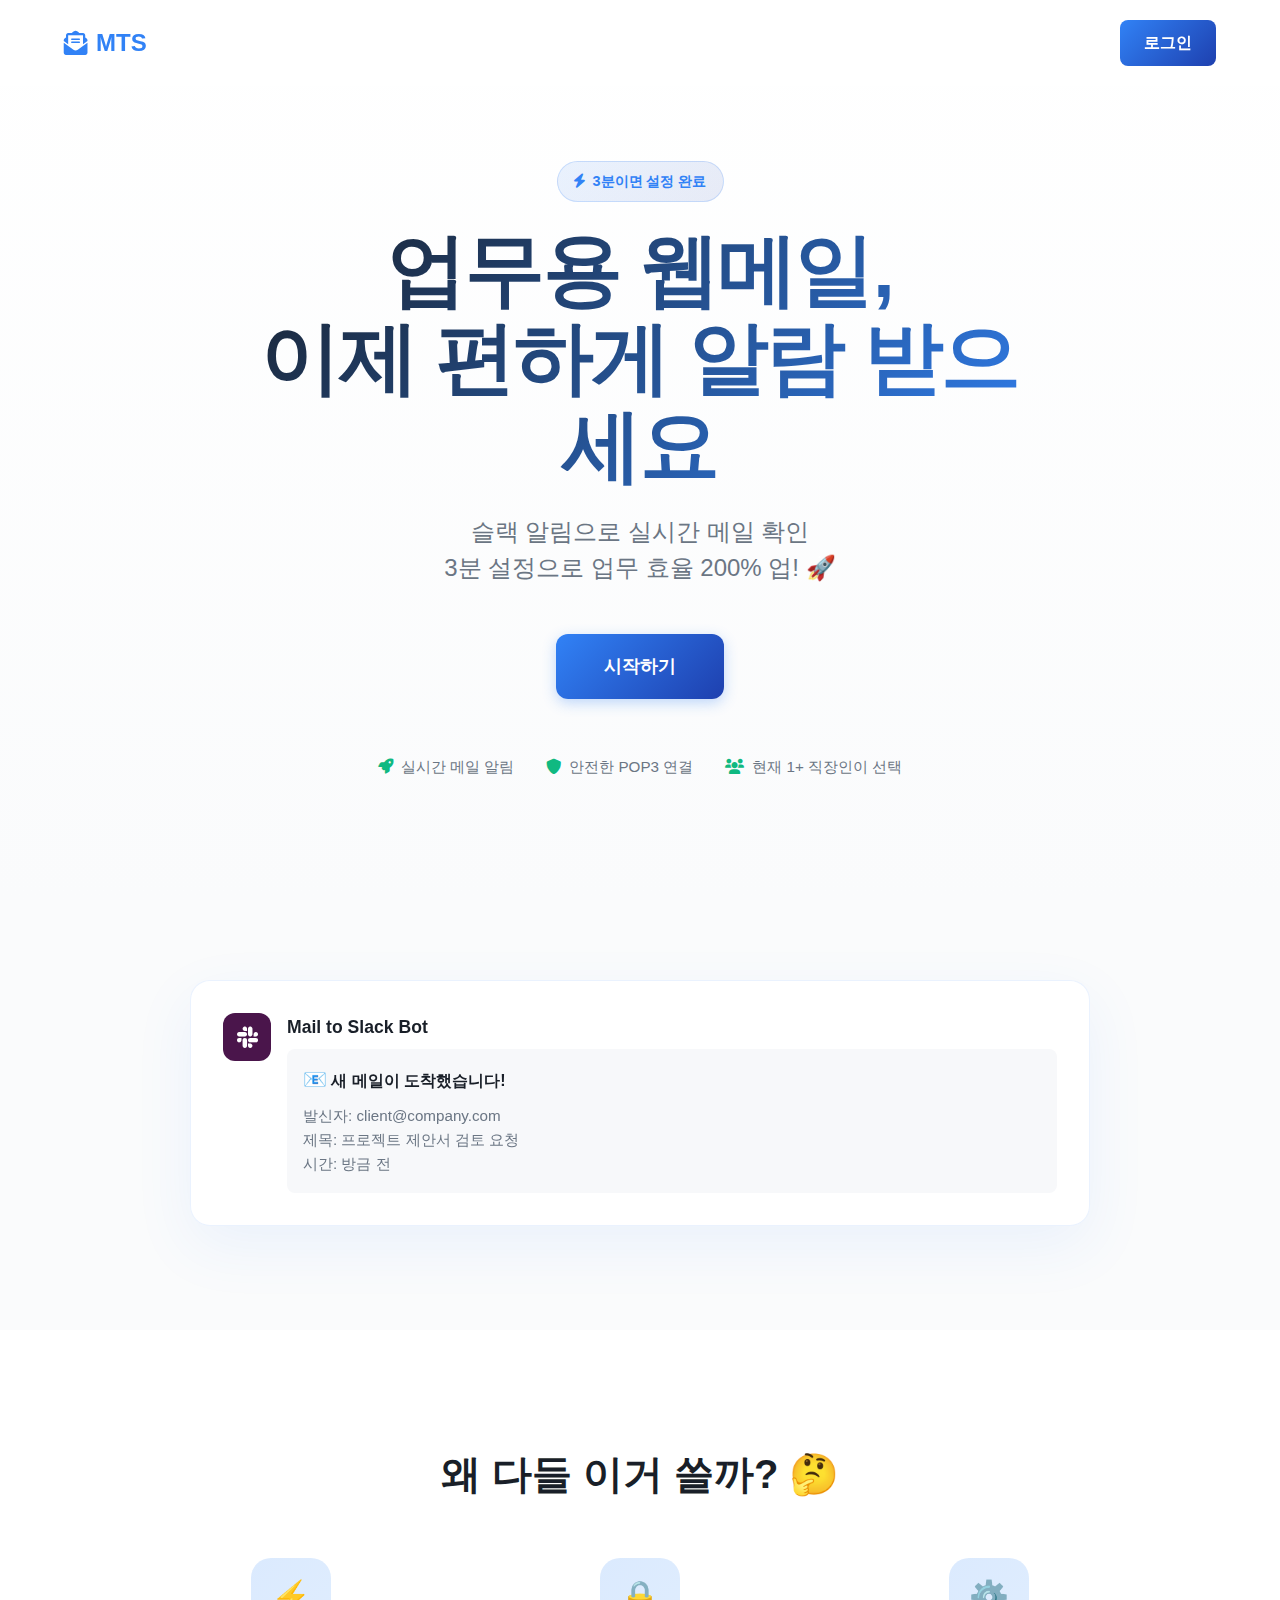
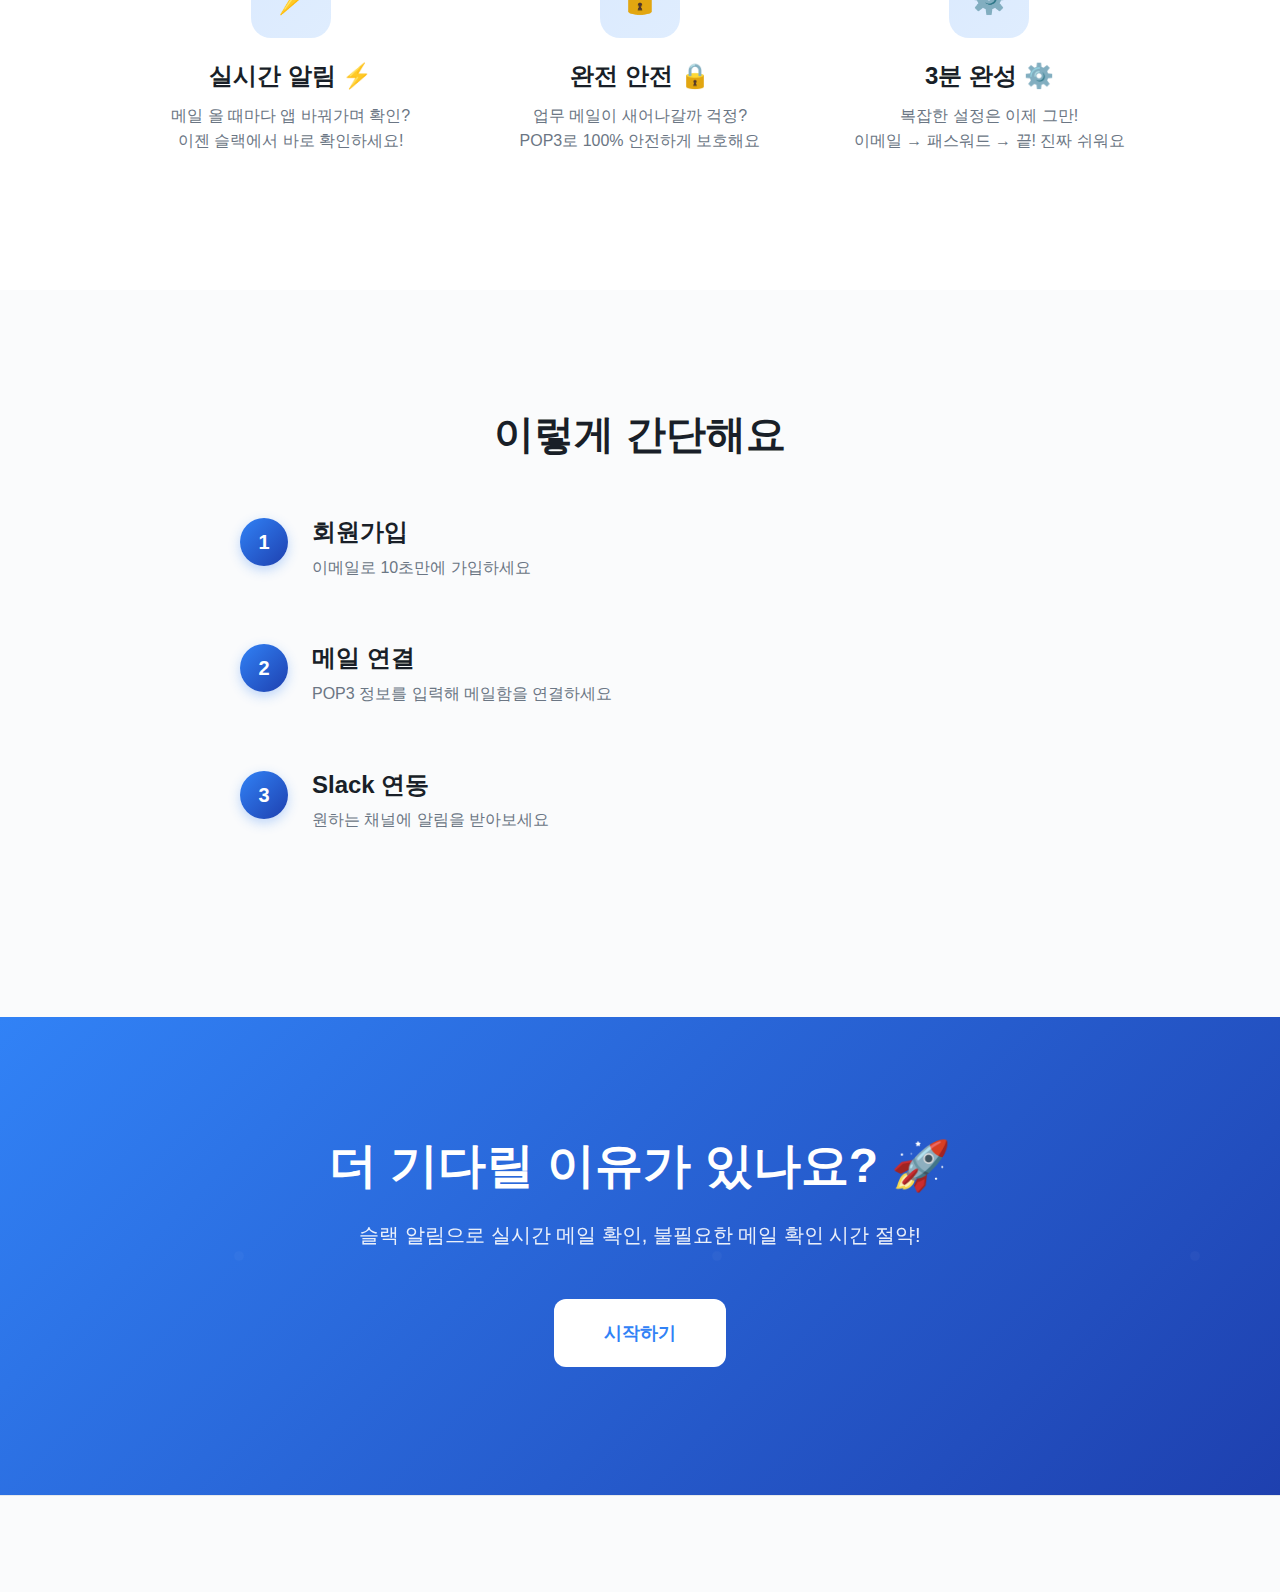
<file: src/main/resources/templates/index.html>
<!DOCTYPE html>
<html lang="ko" xmlns:th="http://www.thymeleaf.org">
<head>
    <meta charset="UTF-8">
    <meta name="viewport" content="width=device-width, initial-scale=1.0">
    <title>MTS - 메일을 Slack으로, 3분이면 충분합니다</title>
    <link href="https://cdn.jsdelivr.net/npm/bootstrap@5.1.3/dist/css/bootstrap.min.css" rel="stylesheet">
    <link href="https://cdnjs.cloudflare.com/ajax/libs/font-awesome/6.0.0/css/all.min.css" rel="stylesheet">
    <style>
        * {
            margin: 0;
            padding: 0;
            box-sizing: border-box;
        }

        body {
            font-family: -apple-system, BlinkMacSystemFont, "Segoe UI", Roboto, "Helvetica Neue", Arial, sans-serif;
            color: #191F28;
            overflow-x: hidden;
            background: #ffffff;
            line-height: 1.6;
        }

        /* CSS 변수 정의 */
        :root {
            --primary: #3182F6;
            --primary-hover: #1D4ED8;
            --primary-light: #DBEAFE;
            --secondary: #1E40AF;
            --accent: #60A5FA;
            --success: #10B981;
            --warning: #F59E0B;
            --danger: #EF4444;
            --bg-primary: #FFFFFF;
            --bg-secondary: #F8FAFC;
            --text-primary: #191F28;
            --text-secondary: #6B7684;
        }

        /* Navigation - 심플하게 */
        .navbar-custom {
            position: fixed;
            top: 0;
            left: 0;
            right: 0;
            background: rgba(255, 255, 255, 0.98);
            backdrop-filter: blur(20px);
            z-index: 1000;
            padding: 20px 0;
            transition: all 0.3s ease;
        }

        .navbar-custom.scrolled {
            box-shadow: 0 1px 0 0 rgba(0, 0, 0, 0.1);
        }

        .container-custom {
            max-width: 1200px;
            margin: 0 auto;
            padding: 0 24px;
        }

        .logo {
            font-size: 1.5rem;
            font-weight: 700;
            color: var(--primary);
            text-decoration: none;
            display: flex;
            align-items: center;
            gap: 8px;
            transition: all 0.3s ease;
        }

        .logo:hover {
            color: var(--primary-hover);
            transform: scale(1.05);
        }

        .nav-menu {
            display: flex;
            align-items: center;
            gap: 32px;
        }

        .btn-nav-link {
            color: #191F28;
            text-decoration: none;
            font-size: 1rem;
            font-weight: 500;
            padding: 8px 16px;
            transition: color 0.2s;
        }

        .btn-nav-link:hover {
            color: var(--primary);
        }

        .btn-nav-primary {
            padding: 10px 24px;
            background: linear-gradient(135deg, #3182F6 0%, #1E40AF 100%);
            color: white;
            border-radius: 8px;
            text-decoration: none;
            font-weight: 600;
            transition: all 0.3s;
            border: none;
            font-size: 1rem;
        }

        .btn-nav-primary:hover {
            transform: translateY(-1px);
            box-shadow: 0 4px 12px rgba(49, 130, 246, 0.3);
            color: white;
        }

        /* 모바일 메뉴 토글 버튼 */
        .mobile-menu-toggle {
            display: none;
            background: none;
            border: none;
            font-size: 1.5rem;
            color: var(--text-primary);
            cursor: pointer;
            padding: 8px;
        }

        /* Hero Section - 토스 스타일 */
        .hero-section {
            min-height: 100vh;
            display: flex;
            align-items: center;
            justify-content: center;
            background: linear-gradient(180deg, #ffffff 0%, #fafbfc 100%);
            padding: 120px 24px 80px;
            position: relative;
        }

        .hero-content {
            text-align: center;
            max-width: 800px;
            margin: 0 auto;
            animation: fadeInUp 0.8s ease;
        }

        @keyframes fadeInUp {
            from {
                opacity: 0;
                transform: translateY(30px);
            }
            to {
                opacity: 1;
                transform: translateY(0);
            }
        }

        .hero-badge {
            display: inline-block;
            padding: 8px 16px;
            background: linear-gradient(135deg, rgba(49, 130, 246, 0.1), rgba(30, 64, 175, 0.1));
            border: 1px solid rgba(49, 130, 246, 0.2);
            border-radius: 100px;
            font-size: 0.9rem;
            color: var(--primary);
            font-weight: 600;
            margin-bottom: 24px;
        }

        .hero-title {
            font-size: clamp(3rem, 8vw, 5rem);
            font-weight: 700;
            line-height: 1.1;
            letter-spacing: -0.03em;
            margin-bottom: 24px;
            background: linear-gradient(135deg, var(--text-primary) 0%, var(--primary) 100%);
            -webkit-background-clip: text;
            -webkit-text-fill-color: transparent;
            background-clip: text;
        }

        .hero-subtitle {
            font-size: clamp(1.25rem, 3vw, 1.5rem);
            color: #6B7684;
            font-weight: 400;
            margin-bottom: 48px;
            line-height: 1.5;
        }

        .btn-primary-custom {
            background: linear-gradient(135deg, var(--primary) 0%, var(--secondary) 100%);
            color: white;
            border: none;
            padding: 18px 48px;
            font-size: 1.125rem;
            font-weight: 600;
            border-radius: 12px;
            transition: all 0.3s ease;
            text-decoration: none;
            display: inline-block;
            box-shadow: 0 4px 14px rgba(49, 130, 246, 0.3);
            position: relative;
            overflow: hidden;
        }

        .btn-primary-custom::before {
            content: '';
            position: absolute;
            top: 0;
            left: -100%;
            width: 100%;
            height: 100%;
            background: linear-gradient(90deg, transparent, rgba(255, 255, 255, 0.2), transparent);
            transition: left 0.5s;
        }

        .btn-primary-custom:hover::before {
            left: 100%;
        }

        .btn-primary-custom:hover {
            background: linear-gradient(135deg, var(--primary-hover) 0%, var(--primary) 100%);
            transform: translateY(-2px);
            box-shadow: 0 8px 24px rgba(49, 130, 246, 0.4);
            color: white;
        }

        .hero-footer {
            margin-top: 48px;
            display: flex;
            align-items: center;
            justify-content: center;
            gap: 32px;
            flex-wrap: wrap;
        }

        .hero-stat {
            display: flex;
            align-items: center;
            gap: 8px;
            color: #6B7684;
            font-size: 0.95rem;
        }

        .hero-stat i {
            color: var(--success);
            animation: pulse 2s infinite;
        }

        @keyframes pulse {
            0%, 100% { transform: scale(1); }
            50% { transform: scale(1.1); }
        }

        /* Visual Section */
        .visual-section {
            padding: 80px 24px;
            background: #fafbfc;
        }

        .visual-container {
            max-width: 900px;
            margin: 0 auto;
            position: relative;
        }

        .demo-card {
            background: rgba(255, 255, 255, 0.9);
            backdrop-filter: blur(20px);
            border-radius: 20px;
            padding: 32px;
            box-shadow: 0 20px 60px rgba(49, 130, 246, 0.08);
            border: 1px solid rgba(49, 130, 246, 0.1);
            margin-bottom: 24px;
            animation: slideIn 0.8s ease;
            transition: all 0.3s ease;
        }

        .demo-card:hover {
            transform: translateY(-5px);
            box-shadow: 0 30px 80px rgba(49, 130, 246, 0.15);
            border-color: rgba(49, 130, 246, 0.2);
        }

        @keyframes slideIn {
            from {
                opacity: 0;
                transform: translateX(-30px);
            }
            to {
                opacity: 1;
                transform: translateX(0);
            }
        }

        /* Features - 심플한 3개 */
        .features-section {
            padding: 120px 24px;
            background: white;
        }

        .features-title {
            text-align: center;
            font-size: clamp(2rem, 5vw, 2.5rem);
            font-weight: 700;
            margin-bottom: 60px;
            color: #191F28;
        }

        .features-grid {
            display: grid;
            grid-template-columns: repeat(auto-fit, minmax(280px, 1fr));
            gap: 48px;
            max-width: 1000px;
            margin: 0 auto;
        }

        .feature-item {
            text-align: center;
        }

        .feature-icon {
            width: 80px;
            height: 80px;
            margin: 0 auto 24px;
            background: linear-gradient(135deg, var(--primary-light) 0%, rgba(96, 165, 250, 0.2) 100%);
            border-radius: 20px;
            display: flex;
            align-items: center;
            justify-content: center;
            font-size: 2rem;
            transition: all 0.4s ease;
            position: relative;
            overflow: hidden;
        }

        .feature-icon::before {
            content: '';
            position: absolute;
            top: 0;
            left: 0;
            right: 0;
            bottom: 0;
            background: linear-gradient(135deg, var(--primary) 0%, var(--accent) 100%);
            opacity: 0;
            transition: opacity 0.4s ease;
        }

        .feature-icon:hover {
            transform: scale(1.1) rotate(5deg);
            box-shadow: 0 10px 30px rgba(49, 130, 246, 0.3);
        }

        .feature-icon:hover::before {
            opacity: 0.1;
        }

        .feature-icon:hover {
            color: var(--primary);
        }

        .feature-title {
            font-size: 1.5rem;
            font-weight: 700;
            margin-bottom: 12px;
            color: #191F28;
        }

        .feature-description {
            color: #6B7684;
            font-size: 1rem;
            line-height: 1.6;
        }

        /* How it works - 3단계 */
        .steps-section {
            padding: 120px 24px;
            background: #fafbfc;
        }

        .steps-title {
            text-align: center;
            font-size: clamp(2rem, 5vw, 2.5rem);
            font-weight: 700;
            margin-bottom: 60px;
            color: #191F28;
        }

        .steps-container {
            max-width: 800px;
            margin: 0 auto;
        }

        .step-item {
            display: flex;
            align-items: flex-start;
            gap: 24px;
            margin-bottom: 48px;
        }

        .step-number {
            width: 48px;
            height: 48px;
            background: linear-gradient(135deg, var(--primary) 0%, var(--secondary) 100%);
            color: white;
            border-radius: 50%;
            display: flex;
            align-items: center;
            justify-content: center;
            font-size: 1.25rem;
            font-weight: 700;
            flex-shrink: 0;
            box-shadow: 0 4px 12px rgba(49, 130, 246, 0.3);
            transition: all 0.3s ease;
        }

        .step-item:hover .step-number {
            transform: scale(1.1);
            box-shadow: 0 6px 20px rgba(49, 130, 246, 0.4);
        }

        .step-content h3 {
            font-size: 1.5rem;
            font-weight: 700;
            margin-bottom: 8px;
            color: #191F28;
        }

        .step-content p {
            color: #6B7684;
            font-size: 1rem;
        }

        /* CTA Section */
        .cta-section {
            padding: 120px 24px;
            background: linear-gradient(135deg, var(--primary) 0%, var(--secondary) 100%);
            color: white;
            text-align: center;
            position: relative;
            overflow: hidden;
        }

        .cta-section::before {
            content: '';
            position: absolute;
            top: 0;
            left: 0;
            right: 0;
            bottom: 0;
            background: url('data:image/svg+xml,<svg xmlns="http://www.w3.org/2000/svg" viewBox="0 0 100 100"><defs><pattern id="grain" width="100" height="100" patternUnits="userSpaceOnUse"><circle cx="50" cy="50" r="1" fill="%23ffffff" opacity="0.1"/></pattern></defs><rect width="100" height="100" fill="url(%23grain)"/></svg>') repeat;
            opacity: 0.3;
        }

        .cta-title {
            font-size: clamp(2rem, 5vw, 3rem);
            font-weight: 700;
            margin-bottom: 24px;
        }

        .cta-subtitle {
            font-size: 1.25rem;
            opacity: 0.9;
            margin-bottom: 48px;
        }

        .btn-cta {
            background: white;
            color: var(--primary);
            padding: 18px 48px;
            font-size: 1.125rem;
            font-weight: 600;
            border-radius: 12px;
            border: 2px solid transparent;
            text-decoration: none;
            display: inline-block;
            transition: all 0.3s ease;
            position: relative;
            overflow: hidden;
            z-index: 1;
        }

        .btn-cta::before {
            content: '';
            position: absolute;
            top: 0;
            left: 0;
            right: 0;
            bottom: 0;
            background: linear-gradient(135deg, var(--accent) 0%, var(--primary) 100%);
            opacity: 0;
            transition: opacity 0.3s ease;
            z-index: -1;
        }

        .btn-cta:hover {
            transform: translateY(-2px);
            box-shadow: 0 12px 32px rgba(255, 255, 255, 0.3);
            color: white;
        }

        .btn-cta:hover::before {
            opacity: 1;
        }

        /* Footer */
        .footer {
            padding: 48px 24px;
            background: #fafbfc;
            border-top: 1px solid #e5e8eb;
        }

        .footer-content {
            max-width: 1200px;
            margin: 0 auto;
            display: flex;
            justify-content: space-between;
            align-items: center;
            flex-wrap: wrap;
            gap: 24px;
        }

        .footer-logo {
            font-size: 1.25rem;
            font-weight: 700;
            color: #191F28;
        }

        .footer-links {
            display: flex;
            gap: 24px;
        }

        .footer-link {
            color: #6B7684;
            text-decoration: none;
            font-size: 0.95rem;
        }

        .footer-link:hover {
            color: #191F28;
        }

        /* Responsive */
        @media (max-width: 768px) {
            .hero-title {
                font-size: 2.5rem;
            }

            .features-grid {
                grid-template-columns: 1fr;
            }

            .step-item {
                flex-direction: column;
            }

            .footer-content {
                flex-direction: column;
                text-align: center;
            }

            /* 모바일 네비게이션 */
            .mobile-menu-toggle {
                display: block;
            }

            .nav-menu {
                position: fixed;
                top: 70px;
                right: -100%;
                background: white;
                width: 250px;
                height: calc(100vh - 70px);
                flex-direction: column;
                padding: 24px;
                box-shadow: -2px 0 10px rgba(0, 0, 0, 0.1);
                transition: right 0.3s ease;
                align-items: flex-start;
                gap: 16px;
            }

            .nav-menu.active {
                right: 0;
            }

            .btn-nav-primary {
                width: 100%;
                text-align: center;
            }

            .btn-nav-link {
                width: 100%;
            }
        }
    </style>
</head>
<body>
    <!-- Navigation -->
    <nav class="navbar-custom">
        <div class="container-custom">
            <div class="d-flex justify-content-between align-items-center">
                <a href="/" class="logo">
                    <i class="fas fa-envelope-open-text"></i>
                    <span>MTS</span>
                </a>

                <!-- 모바일 메뉴 토글 버튼 -->
                <button class="mobile-menu-toggle" id="mobileMenuToggle">
                    <i class="fas fa-bars"></i>
                </button>

                <!-- 네비게이션 메뉴 (동적으로 변경됨) -->
                <div class="nav-menu" id="navMenu">
                    <!-- 비로그인 상태 (기본) -->
                    <a href="/login" class="btn-nav-link" id="loginBtn">로그인</a>
<!--                    <a href="/signup" class="btn-nav-primary" id="signupBtn">시작하기</a>-->
                </div>
            </div>
        </div>
    </nav>
    <!-- Hero Section -->
    <section class="hero-section">
        <div class="hero-content">
            <div class="hero-badge">
                <i class="fas fa-zap me-1"></i> 3분이면 설정 완료
            </div>
            <h1 class="hero-title">
                업무용 웹메일,<br>
                이제 편하게 알람 받으세요
            </h1>
            <p class="hero-subtitle">
                슬랙 알림으로 실시간 메일 확인<br>
                3분 설정으로 업무 효율 200% 업! 🚀
            </p>
            <a href="/signup" class="btn-primary-custom">
                시작하기
            </a>
            <div class="hero-footer">
                <div class="hero-stat">
                    <i class="fas fa-rocket"></i>
                    <span>실시간 메일 알림</span>
                </div>
                <div class="hero-stat">
                    <i class="fas fa-shield-alt"></i>
                    <span>안전한 POP3 연결</span>
                </div>
                <div class="hero-stat">
                    <i class="fas fa-users"></i>
                    <span>현재 1+ 직장인이 선택</span>
                </div>
            </div>
        </div>
    </section>

    <!-- Visual Demo -->
    <section class="visual-section">
        <div class="visual-container">
            <div class="demo-card">
                <div class="d-flex align-items-start gap-3">
                    <div style="width: 48px; height: 48px; background: #4A154B; border-radius: 12px; display: flex; align-items: center; justify-content: center; flex-shrink: 0;">
                        <i class="fab fa-slack" style="color: white; font-size: 1.5rem;"></i>
                    </div>
                    <div style="flex: 1;">
                        <div style="font-weight: 700; font-size: 1.1rem; color: #191F28; margin-bottom: 8px;">Mail to Slack Bot</div>
                        <div style="background: #f7f8fa; padding: 16px; border-radius: 8px;">
                            <div style="margin-bottom: 8px;">
                                <span style="font-size: 1.2rem;">📧</span> 
                                <strong>새 메일이 도착했습니다!</strong>
                            </div>
                            <div style="color: #6B7684; font-size: 0.95rem;">
                                <div>발신자: client@company.com</div>
                                <div>제목: 프로젝트 제안서 검토 요청</div>
                                <div>시간: 방금 전</div>
                            </div>
                        </div>
                    </div>
                </div>
            </div>
        </div>
    </section>

    <!-- Features -->
    <section class="features-section">
        <h2 class="features-title">왜 다들 이거 쓸까? 🤔</h2>
        <div class="features-grid">
            <div class="feature-item">
                <div class="feature-icon">⚡</div>
                <h3 class="feature-title">실시간 알림 ⚡</h3>
                <p class="feature-description">
                    메일 올 때마다 앱 바꿔가며 확인?<br>
                    이젠 슬랙에서 바로 확인하세요!
                </p>
            </div>
            <div class="feature-item">
                <div class="feature-icon">🔒</div>
                <h3 class="feature-title">완전 안전 🔒</h3>
                <p class="feature-description">
                    업무 메일이 새어나갈까 걱정?<br>
                    POP3로 100% 안전하게 보호해요
                </p>
            </div>
            <div class="feature-item">
                <div class="feature-icon">⚙️</div>
                <h3 class="feature-title">3분 완성 ⚙️</h3>
                <p class="feature-description">
                    복잡한 설정은 이제 그만!<br>
                    이메일 → 패스워드 → 끝! 진짜 쉬워요
                </p>
            </div>
        </div>
    </section>

    <!-- Steps -->
    <section class="steps-section">
        <h2 class="steps-title">이렇게 간단해요</h2>
        <div class="steps-container">
            <div class="step-item">
                <div class="step-number">1</div>
                <div class="step-content">
                    <h3>회원가입</h3>
                    <p>이메일로 10초만에 가입하세요</p>
                </div>
            </div>
            <div class="step-item">
                <div class="step-number">2</div>
                <div class="step-content">
                    <h3>메일 연결</h3>
                    <p>POP3 정보를 입력해 메일함을 연결하세요</p>
                </div>
            </div>
            <div class="step-item">
                <div class="step-number">3</div>
                <div class="step-content">
                    <h3>Slack 연동</h3>
                    <p>원하는 채널에 알림을 받아보세요</p>
                </div>
            </div>
        </div>
    </section>

    <!-- CTA -->
    <section class="cta-section">
        <h2 class="cta-title">더 기다릴 이유가 있나요? 🚀</h2>
        <p class="cta-subtitle">슬랙 알림으로 실시간 메일 확인, 불필요한 메일 확인 시간 절약!</p>
        <a href="/signup" class="btn-cta"> 시작하기</a>
    </section>

    <!-- Footer -->
    <footer class="footer">
        <div class="footer-content">
<!--            <div class="footer-logo">MTS</div>-->

        </div>
    </footer>

    <!-- Scripts -->
    <script src="https://cdn.jsdelivr.net/npm/bootstrap@5.1.3/dist/js/bootstrap.bundle.min.js"></script>
    <script>
        // Navbar scroll effect
        window.addEventListener('scroll', function() {
            const navbar = document.querySelector('.navbar-custom');
            if (window.scrollY > 50) {
                navbar.classList.add('scrolled');
            } else {
                navbar.classList.remove('scrolled');
            }
        });

        // Smooth scroll
        document.querySelectorAll('a[href^="#"]').forEach(anchor => {
            anchor.addEventListener('click', function(e) {
                e.preventDefault();
                const target = document.querySelector(this.getAttribute('href'));
                if (target) {
                    target.scrollIntoView({
                        behavior: 'smooth',
                        block: 'start'
                    });
                }
            });
        });

        // 모바일 메뉴 토글
        const mobileMenuToggle = document.getElementById('mobileMenuToggle');
        const navMenu = document.getElementById('navMenu');

        if (mobileMenuToggle) {
            mobileMenuToggle.addEventListener('click', function() {
                navMenu.classList.toggle('active');
                const icon = this.querySelector('i');
                if (navMenu.classList.contains('active')) {
                    icon.classList.remove('fa-bars');
                    icon.classList.add('fa-times');
                } else {
                    icon.classList.remove('fa-times');
                    icon.classList.add('fa-bars');
                }
            });
        }

        // 동적 네비게이션 - JWT 토큰 확인
        function updateNavigation() {
            const accessToken = localStorage.getItem('accessToken');
            const navMenu = document.getElementById('navMenu');

            if (accessToken) {
                // 로그인 상태 - 토큰 검증 (간단한 만료 확인)
                try {
                    const payload = JSON.parse(atob(accessToken.split('.')[1]));
                    const exp = payload.exp * 1000; // 초 → 밀리초

                    if (Date.now() < exp) {
                        // 토큰이 유효함 - 로그인 상태 UI
                        navMenu.innerHTML = `
                            <a href="/dashboard" class="btn-nav-link">대시보드</a>
                            <a href="/logout" class="btn-nav-link" onclick="handleLogout(event)">로그아웃</a>
                        `;
                    } else {
                        // 토큰 만료 - 비로그인 상태 UI
                        showLoggedOutNavigation();
                    }
                } catch (error) {
                    // 토큰 파싱 실패 - 비로그인 상태 UI
                    showLoggedOutNavigation();
                }
            } else {
                // 비로그인 상태 UI
                showLoggedOutNavigation();
            }
        }

        function showLoggedOutNavigation() {
            const navMenu = document.getElementById('navMenu');
            navMenu.innerHTML = `
                <a href="/login" class="btn-nav-primary" id="loginBtn">로그인</a>
<!--                <a href="/signup" class="btn-nav-primary" id="signupBtn">시작하기</a>-->
            `;
        }

        function handleLogout(event) {
            event.preventDefault();
            localStorage.removeItem('accessToken');
            localStorage.removeItem('refreshToken');
            window.location.href = '/';
        }

        // 페이지 로드 시 네비게이션 업데이트
        document.addEventListener('DOMContentLoaded', function() {
            updateNavigation();
        });
    </script>
</body>
</html>
</file>
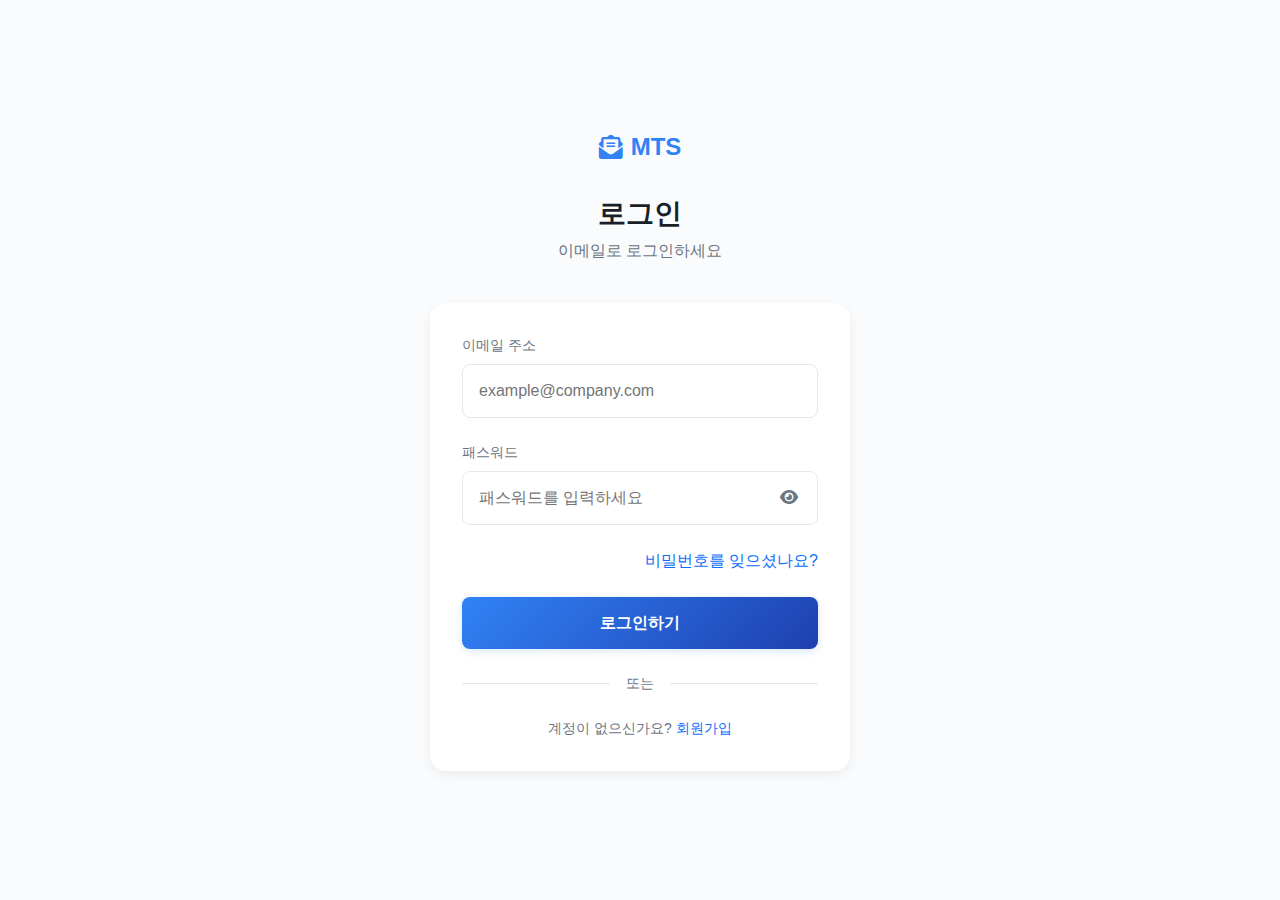
<file: src/main/resources/templates/login.html>
<!DOCTYPE html>
<html lang="ko" xmlns:th="http://www.thymeleaf.org">
<head>
    <meta charset="UTF-8">
    <meta name="viewport" content="width=device-width, initial-scale=1.0">
    <title>로그인 - MTS</title>
    <link href="https://cdn.jsdelivr.net/npm/bootstrap@5.1.3/dist/css/bootstrap.min.css" rel="stylesheet">
    <link href="https://cdnjs.cloudflare.com/ajax/libs/font-awesome/6.0.0/css/all.min.css" rel="stylesheet">
    <style>
        :root {
            --primary: #3182F6;
            --primary-hover: #1D4ED8;
            --primary-light: #DBEAFE;
            --secondary: #1E40AF;
            --accent: #60A5FA;
            --success: #10B981;
            --warning: #F59E0B;
            --danger: #EF4444;
            --bg-primary: #FFFFFF;
            --bg-secondary: #F8FAFC;
            --text-primary: #191F28;
            --text-secondary: #6B7684;
        }

        * {
            margin: 0;
            padding: 0;
            box-sizing: border-box;
        }

        body {
            font-family: -apple-system, BlinkMacSystemFont, "Segoe UI", Roboto, "Helvetica Neue", Arial, sans-serif;
            background: #fafbfc;
            min-height: 100vh;
            display: flex;
            align-items: center;
            justify-content: center;
            padding: 20px;
        }

        .login-container {
            width: 100%;
            max-width: 420px;
            animation: fadeInUp 0.6s ease;
        }

        @keyframes fadeInUp {
            from {
                opacity: 0;
                transform: translateY(20px);
            }
            to {
                opacity: 1;
                transform: translateY(0);
            }
        }

        /* Header */
        .login-header {
            text-align: center;
            margin-bottom: 40px;
        }

        .logo-link {
            display: inline-flex;
            align-items: center;
            gap: 8px;
            text-decoration: none;
            color: var(--primary);
            font-size: 1.5rem;
            font-weight: 700;
            margin-bottom: 32px;
            transition: all 0.3s ease;
        }

        .logo-link:hover {
            color: var(--primary-hover);
            transform: scale(1.05);
        }

        .login-title {
            font-size: 1.75rem;
            font-weight: 700;
            color: var(--text-primary);
            margin-bottom: 8px;
        }

        .login-subtitle {
            font-size: 1rem;
            color: #6B7684;
            font-weight: 400;
        }

        /* Card */
        .login-card {
            background: white;
            border-radius: 16px;
            padding: 32px;
            box-shadow: 0 4px 12px rgba(0, 0, 0, 0.06);
        }

        /* Form Elements */
        .form-label {
            display: block;
            font-size: 0.875rem;
            font-weight: 500;
            color: #6B7684;
            margin-bottom: 8px;
        }

        .form-control-custom {
            width: 100%;
            padding: 14px 16px;
            font-size: 1rem;
            border: 1px solid #e5e8eb;
            border-radius: 8px;
            transition: all 0.2s;
            background: white;
        }

        .form-control-custom:focus {
            outline: none;
            border-color: var(--primary);
            box-shadow: 0 0 0 3px rgba(49, 130, 246, 0.1);
        }

        .form-control-custom.is-invalid {
            border-color: #ef4444;
        }

        .error-message {
            color: #ef4444;
            font-size: 0.875rem;
            margin-top: 8px;
            display: flex;
            align-items: center;
            gap: 4px;
        }

        /* Password Toggle */
        .password-group {
            position: relative;
        }

        .password-toggle {
            position: absolute;
            right: 16px;
            top: 50%;
            transform: translateY(-50%);
            background: none;
            border: none;
            color: #6B7684;
            cursor: pointer;
            padding: 4px;
            transition: color 0.2s;
        }

        .password-toggle:hover {
            color: #191F28;
        }

        /* Buttons */
        .btn-primary-custom {
            width: 100%;
            padding: 14px;
            background: linear-gradient(135deg, var(--primary) 0%, var(--secondary) 100%);
            color: white;
            border: none;
            border-radius: 8px;
            font-size: 1rem;
            font-weight: 600;
            cursor: pointer;
            transition: all 0.3s ease;
            box-shadow: 0 2px 8px rgba(49, 130, 246, 0.2);
        }

        .btn-primary-custom:hover {
            transform: translateY(-1px);
            box-shadow: 0 4px 12px rgba(49, 130, 246, 0.3);
        }

        .btn-primary-custom:active {
            transform: translateY(0);
        }

        .btn-primary-custom:disabled {
            opacity: 0.6;
            cursor: not-allowed;
            transform: none;
        }

        /* Links */
        .link-group {
            display: flex;
            justify-content: center;
            gap: 4px;
            margin-top: 24px;
            font-size: 0.875rem;
        }

        .link-primary {
            color: var(--primary);
            text-decoration: none;
            font-weight: 500;
            transition: color 0.2s;
        }

        .link-primary:hover {
            color: var(--primary-hover);
            text-decoration: underline;
        }

        .divider {
            display: flex;
            align-items: center;
            text-align: center;
            margin: 24px 0;
            color: #6B7684;
            font-size: 0.875rem;
        }

        .divider::before,
        .divider::after {
            content: '';
            flex: 1;
            border-bottom: 1px solid #e5e8eb;
        }

        .divider span {
            padding: 0 16px;
        }

        /* Alert Messages */
        .alert-custom {
            padding: 12px 16px;
            border-radius: 8px;
            font-size: 0.875rem;
            margin-bottom: 20px;
            display: flex;
            align-items: center;
            gap: 8px;
        }

        .alert-danger {
            background: #FEF2F2;
            border: 1px solid #FEE2E2;
            color: #DC2626;
        }

        .alert-success {
            background: #F0FDF4;
            border: 1px solid #DCFCE7;
            color: #16A34A;
        }

        /* Loading Spinner */
        .spinner {
            display: inline-block;
            width: 16px;
            height: 16px;
            border: 2px solid rgba(255, 255, 255, 0.3);
            border-radius: 50%;
            border-top-color: white;
            animation: spin 0.8s linear infinite;
        }

        @keyframes spin {
            to { transform: rotate(360deg); }
        }

        /* Responsive */
        @media (max-width: 480px) {
            .login-card {
                padding: 24px;
            }

            .login-title {
                font-size: 1.5rem;
            }
        }

        /* Modal Styles */
        .modal-overlay {
            display: none;
            position: fixed;
            top: 0;
            left: 0;
            width: 100%;
            height: 100%;
            background: rgba(0, 0, 0, 0.5);
            z-index: 1000;
            justify-content: center;
            align-items: center;
        }

        .modal-overlay.active {
            display: flex;
        }

        .modal-content {
            background: white;
            border-radius: 16px;
            padding: 32px;
            width: 100%;
            max-width: 420px;
            margin: 20px;
            animation: fadeInUp 0.3s ease;
        }

        .modal-header {
            display: flex;
            justify-content: space-between;
            align-items: center;
            margin-bottom: 24px;
        }

        .modal-title {
            font-size: 1.25rem;
            font-weight: 600;
            color: var(--text-primary);
        }

        .modal-close {
            background: none;
            border: none;
            font-size: 1.5rem;
            color: var(--text-secondary);
            cursor: pointer;
            padding: 4px;
        }

        .modal-close:hover {
            color: var(--text-primary);
        }

        .modal-desc {
            color: var(--text-secondary);
            font-size: 0.875rem;
            margin-bottom: 24px;
            line-height: 1.5;
        }

        .step-indicator {
            display: flex;
            justify-content: center;
            gap: 8px;
            margin-bottom: 24px;
        }

        .step-dot {
            width: 8px;
            height: 8px;
            border-radius: 50%;
            background: #e5e8eb;
        }

        .step-dot.active {
            background: var(--primary);
        }

        .password-hint {
            font-size: 0.75rem;
            color: var(--text-secondary);
            margin-top: 4px;
        }

        .resend-link {
            font-size: 0.875rem;
            color: var(--text-secondary);
            margin-top: 16px;
            text-align: center;
        }

        .resend-link a {
            color: var(--primary);
            cursor: pointer;
        }

        .resend-link a:hover {
            text-decoration: underline;
        }
    </style>
</head>
<body>
<div class="login-container">
    <!-- Header -->
    <div class="login-header">
        <a href="/" class="logo-link">
            <i class="fas fa-envelope-open-text"></i>
            <span>MTS</span>
        </a>
        <h1 class="login-title">로그인</h1>
        <p class="login-subtitle">이메일로 로그인하세요</p>
    </div>

    <!-- Login Card -->
    <div class="login-card">
        <!-- Error Message -->
        <div id="errorAlert" class="alert-custom alert-danger" style="display: none;">
            <i class="fas fa-exclamation-circle"></i>
            <span id="errorMessage"></span>
        </div>

        <!-- Success Message (for password reset, etc.) -->
        <div id="successAlert" class="alert-custom alert-success" style="display: none;" th:if="${successMessage}">
            <i class="fas fa-check-circle"></i>
            <span th:text="${successMessage}"></span>
        </div>

        <!-- Login Form -->
        <form id="loginForm">
            <!-- Email -->
            <div class="mb-4">
                <label for="email" class="form-label">이메일 주소</label>
                <input type="email"
                       class="form-control-custom"
                       id="email"
                       placeholder="example@company.com"
                       required
                       autocomplete="email">
                <div class="error-message" id="emailError" style="display: none;">
                    <i class="fas fa-exclamation-circle"></i>
                    <span></span>
                </div>
            </div>

            <!-- Password -->
            <div class="mb-4">
                <label for="password" class="form-label">패스워드</label>
                <div class="password-group">
                    <input type="password"
                           class="form-control-custom"
                           id="password"
                           placeholder="패스워드를 입력하세요"
                           required
                           autocomplete="current-password">
                    <button type="button" class="password-toggle" onclick="togglePassword('password', 'passwordIcon')">
                        <i class="fas fa-eye" id="passwordIcon"></i>
                    </button>
                </div>
                <div class="error-message" id="passwordError" style="display: none;">
                    <i class="fas fa-exclamation-circle"></i>
                    <span></span>
                </div>
            </div>

            <!-- Forgot Password Link -->
            <div style="text-align: right; margin-bottom: 24px;">
                <a href="#" class="link-primary" onclick="openResetModal(event)">비밀번호를 잊으셨나요?</a>
            </div>

            <!-- Submit Button -->
            <button type="submit" class="btn-primary-custom" id="loginBtn">
                로그인하기
            </button>
        </form>

        <!-- Divider -->
        <div class="divider">
            <span>또는</span>
        </div>

        <!-- Signup Link -->
        <div class="link-group">
            <span style="color: #6B7684;">계정이 없으신가요?</span>
            <a href="/signup" class="link-primary">회원가입</a>
        </div>
    </div>
</div>

<!-- Password Reset Modal -->
<div class="modal-overlay" id="resetModal">
    <div class="modal-content">
        <div class="modal-header">
            <h3 class="modal-title">비밀번호 재설정</h3>
            <button class="modal-close" onclick="closeResetModal()">&times;</button>
        </div>

        <!-- Step Indicator -->
        <div class="step-indicator">
            <span class="step-dot active" id="step1Dot"></span>
            <span class="step-dot" id="step2Dot"></span>
            <span class="step-dot" id="step3Dot"></span>
        </div>

        <!-- Step 1: Email Input -->
        <div id="step1" class="reset-step">
            <p class="modal-desc">가입하신 이메일 주소를 입력하세요.<br>인증코드를 발송해 드립니다.</p>
            <div class="mb-4">
                <label for="resetEmail" class="form-label">이메일 주소</label>
                <input type="email" class="form-control-custom" id="resetEmail" placeholder="example@company.com" required>
            </div>
            <button type="button" class="btn-primary-custom" id="sendCodeBtn" onclick="sendCode()">
                인증코드 발송
            </button>
        </div>

        <!-- Step 2: Code Verification -->
        <div id="step2" class="reset-step" style="display: none;">
            <p class="modal-desc">이메일로 발송된 6자리 인증코드를 입력해주세요.</p>
            <div class="mb-4">
                <label for="verifyCode" class="form-label">인증코드</label>
                <input type="text" class="form-control-custom" id="verifyCode" placeholder="123456" maxlength="6" required>
                <div class="password-hint">인증코드는 5분간 유효합니다</div>
            </div>
            <button type="button" class="btn-primary-custom" id="verifyCodeBtn" onclick="verifyCode()">
                확인
            </button>
            <div class="resend-link">
                인증코드를 받지 못하셨나요? <a onclick="sendCode()">재발송</a>
            </div>
        </div>

        <!-- Step 3: New Password -->
        <div id="step3" class="reset-step" style="display: none;">
            <p class="modal-desc">새로운 비밀번호를 설정해주세요.</p>
            <div class="mb-4">
                <label for="newPassword" class="form-label">새 비밀번호</label>
                <div class="password-group">
                    <input type="password" class="form-control-custom" id="newPassword" placeholder="새 비밀번호" required>
                    <button type="button" class="password-toggle" onclick="togglePassword('newPassword', 'newPasswordIcon')">
                        <i class="fas fa-eye" id="newPasswordIcon"></i>
                    </button>
                </div>
                <div class="password-hint">8자 이상, 영문/숫자/특수문자 포함</div>
            </div>
            <div class="mb-4">
                <label for="confirmPassword" class="form-label">새 비밀번호 확인</label>
                <div class="password-group">
                    <input type="password" class="form-control-custom" id="confirmPassword" placeholder="새 비밀번호 확인" required>
                    <button type="button" class="password-toggle" onclick="togglePassword('confirmPassword', 'confirmPasswordIcon')">
                        <i class="fas fa-eye" id="confirmPasswordIcon"></i>
                    </button>
                </div>
            </div>
            <button type="button" class="btn-primary-custom" id="resetPasswordBtn" onclick="resetPassword()">
                비밀번호 변경
            </button>
        </div>

        <!-- Error Message in Modal -->
        <div id="modalError" class="alert-custom alert-danger" style="display: none; margin-top: 16px;">
            <i class="fas fa-exclamation-circle"></i>
            <span id="modalErrorMessage"></span>
        </div>
    </div>
</div>

<!-- Scripts -->
<script src="https://cdn.jsdelivr.net/npm/bootstrap@5.1.3/dist/js/bootstrap.bundle.min.js"></script>
<script>
    // Password Toggle
    function togglePassword(inputId, iconId) {
        const input = document.getElementById(inputId);
        const icon = document.getElementById(iconId);

        if (input.type === 'password') {
            input.type = 'text';
            icon.classList.remove('fa-eye');
            icon.classList.add('fa-eye-slash');
        } else {
            input.type = 'password';
            icon.classList.remove('fa-eye-slash');
            icon.classList.add('fa-eye');
        }
    }

    // Show Error Message
    function showError(message) {
        const errorAlert = document.getElementById('errorAlert');
        const errorMessage = document.getElementById('errorMessage');
        errorMessage.textContent = message;
        errorAlert.style.display = 'flex';
        setTimeout(() => {
            errorAlert.style.display = 'none';
        }, 5000);
    }

    // Hide Error Message
    function hideError() {
        document.getElementById('errorAlert').style.display = 'none';
    }

    // Login Form Submit
    document.getElementById('loginForm').addEventListener('submit', async function(e) {
        e.preventDefault();
        hideError();

        const email = document.getElementById('email').value.trim();
        const password = document.getElementById('password').value;

        // Validation
        if (!email || !password) {
            showError('이메일과 패스워드를 입력하세요.');
            return;
        }

        // Disable button and show loading
        const loginBtn = document.getElementById('loginBtn');
        loginBtn.disabled = true;
        loginBtn.innerHTML = '<span class="spinner"></span> 로그인 중...';

        try {
            const response = await fetch('/api/auth/login', {
                method: 'POST',
                headers: {
                    'Content-Type': 'application/json'
                },
                body: JSON.stringify({ email, password })
            });

            if (response.ok) {
                const data = await response.json();

                // Save tokens to localStorage
                localStorage.setItem('accessToken', data.accessToken);
                localStorage.setItem('refreshToken', data.refreshToken);

                // Redirect to dashboard
                window.location.href = '/dashboard';
            } else {
                const errorData = await response.json();
                showError(errorData.message || '로그인에 실패했습니다. 이메일과 패스워드를 확인하세요.');
                loginBtn.disabled = false;
                loginBtn.innerHTML = '로그인하기';
            }
        } catch (error) {
            console.error('Login error:', error);
            showError('서버와의 통신 중 오류가 발생했습니다. 잠시 후 다시 시도해주세요.');
            loginBtn.disabled = false;
            loginBtn.innerHTML = '로그인하기';
        }
    });

    // Auto-hide success message
    const successAlert = document.getElementById('successAlert');
    if (successAlert && successAlert.style.display !== 'none') {
        setTimeout(() => {
            successAlert.style.display = 'none';
        }, 5000);
    }

    // ===== Password Reset Modal Functions =====

    let resetEmail = '';
    let resetToken = '';

    function openResetModal(event) {
        event.preventDefault();
        document.getElementById('resetModal').classList.add('active');
        goToStep(1);
    }

    function closeResetModal() {
        document.getElementById('resetModal').classList.remove('active');
        // Reset form
        document.getElementById('resetEmail').value = '';
        document.getElementById('verifyCode').value = '';
        document.getElementById('newPassword').value = '';
        document.getElementById('confirmPassword').value = '';
        hideModalError();
        goToStep(1);
    }

    function goToStep(step) {
        // Hide all steps
        document.getElementById('step1').style.display = 'none';
        document.getElementById('step2').style.display = 'none';
        document.getElementById('step3').style.display = 'none';

        // Reset step indicators
        document.getElementById('step1Dot').classList.remove('active');
        document.getElementById('step2Dot').classList.remove('active');
        document.getElementById('step3Dot').classList.remove('active');

        // Show current step
        document.getElementById('step' + step).style.display = 'block';

        // Update step indicators
        for (let i = 1; i <= step; i++) {
            document.getElementById('step' + i + 'Dot').classList.add('active');
        }
    }

    function showModalError(message) {
        const errorDiv = document.getElementById('modalError');
        document.getElementById('modalErrorMessage').textContent = message;
        errorDiv.style.display = 'flex';
    }

    function hideModalError() {
        document.getElementById('modalError').style.display = 'none';
    }

    async function sendCode() {
        hideModalError();
        resetEmail = document.getElementById('resetEmail').value.trim();

        if (!resetEmail) {
            showModalError('이메일을 입력해주세요.');
            return;
        }

        const btn = document.getElementById('sendCodeBtn');
        btn.disabled = true;
        btn.innerHTML = '<span class="spinner"></span> 발송 중...';

        try {
            const response = await fetch('/api/auth/password-reset/send-code', {
                method: 'POST',
                headers: { 'Content-Type': 'application/json' },
                body: JSON.stringify({ email: resetEmail })
            });

            const data = await response.json();

            if (response.ok && data.success) {
                goToStep(2);
            } else {
                showModalError(data.message || '인증코드 발송에 실패했습니다.');
            }
        } catch (error) {
            console.error('Send code error:', error);
            showModalError('서버 오류가 발생했습니다.');
        } finally {
            btn.disabled = false;
            btn.innerHTML = '인증코드 발송';
        }
    }

    async function verifyCode() {
        hideModalError();
        const code = document.getElementById('verifyCode').value.trim();

        if (!code || code.length !== 6) {
            showModalError('6자리 인증코드를 입력해주세요.');
            return;
        }

        const btn = document.getElementById('verifyCodeBtn');
        btn.disabled = true;
        btn.innerHTML = '<span class="spinner"></span> 확인 중...';

        try {
            const response = await fetch('/api/auth/password-reset/verify-code', {
                method: 'POST',
                headers: { 'Content-Type': 'application/json' },
                body: JSON.stringify({ email: resetEmail, code: code })
            });

            const data = await response.json();

            if (response.ok && data.success) {
                resetToken = data.resetToken;
                goToStep(3);
            } else {
                showModalError(data.message || '인증코드가 일치하지 않습니다.');
            }
        } catch (error) {
            console.error('Verify code error:', error);
            showModalError('서버 오류가 발생했습니다.');
        } finally {
            btn.disabled = false;
            btn.innerHTML = '확인';
        }
    }

    async function resetPassword() {
        hideModalError();
        const newPassword = document.getElementById('newPassword').value;
        const confirmPassword = document.getElementById('confirmPassword').value;

        if (!newPassword || newPassword.length < 8) {
            showModalError('비밀번호는 8자 이상이어야 합니다.');
            return;
        }

        if (newPassword !== confirmPassword) {
            showModalError('비밀번호가 일치하지 않습니다.');
            return;
        }

        const btn = document.getElementById('resetPasswordBtn');
        btn.disabled = true;
        btn.innerHTML = '<span class="spinner"></span> 변경 중...';

        try {
            const response = await fetch('/api/auth/password-reset/reset', {
                method: 'POST',
                headers: { 'Content-Type': 'application/json' },
                body: JSON.stringify({
                    email: resetEmail,
                    resetToken: resetToken,
                    newPassword: newPassword
                })
            });

            const data = await response.json();

            if (response.ok && data.success) {
                closeResetModal();
                alert('비밀번호가 성공적으로 변경되었습니다. 새 비밀번호로 로그인해주세요.');
            } else {
                showModalError(data.message || '비밀번호 변경에 실패했습니다.');
            }
        } catch (error) {
            console.error('Reset password error:', error);
            showModalError('서버 오류가 발생했습니다.');
        } finally {
            btn.disabled = false;
            btn.innerHTML = '비밀번호 변경';
        }
    }

    // Close modal on overlay click
    document.getElementById('resetModal').addEventListener('click', function(e) {
        if (e.target === this) {
            closeResetModal();
        }
    });
</script>
</body>
</html>
</file>
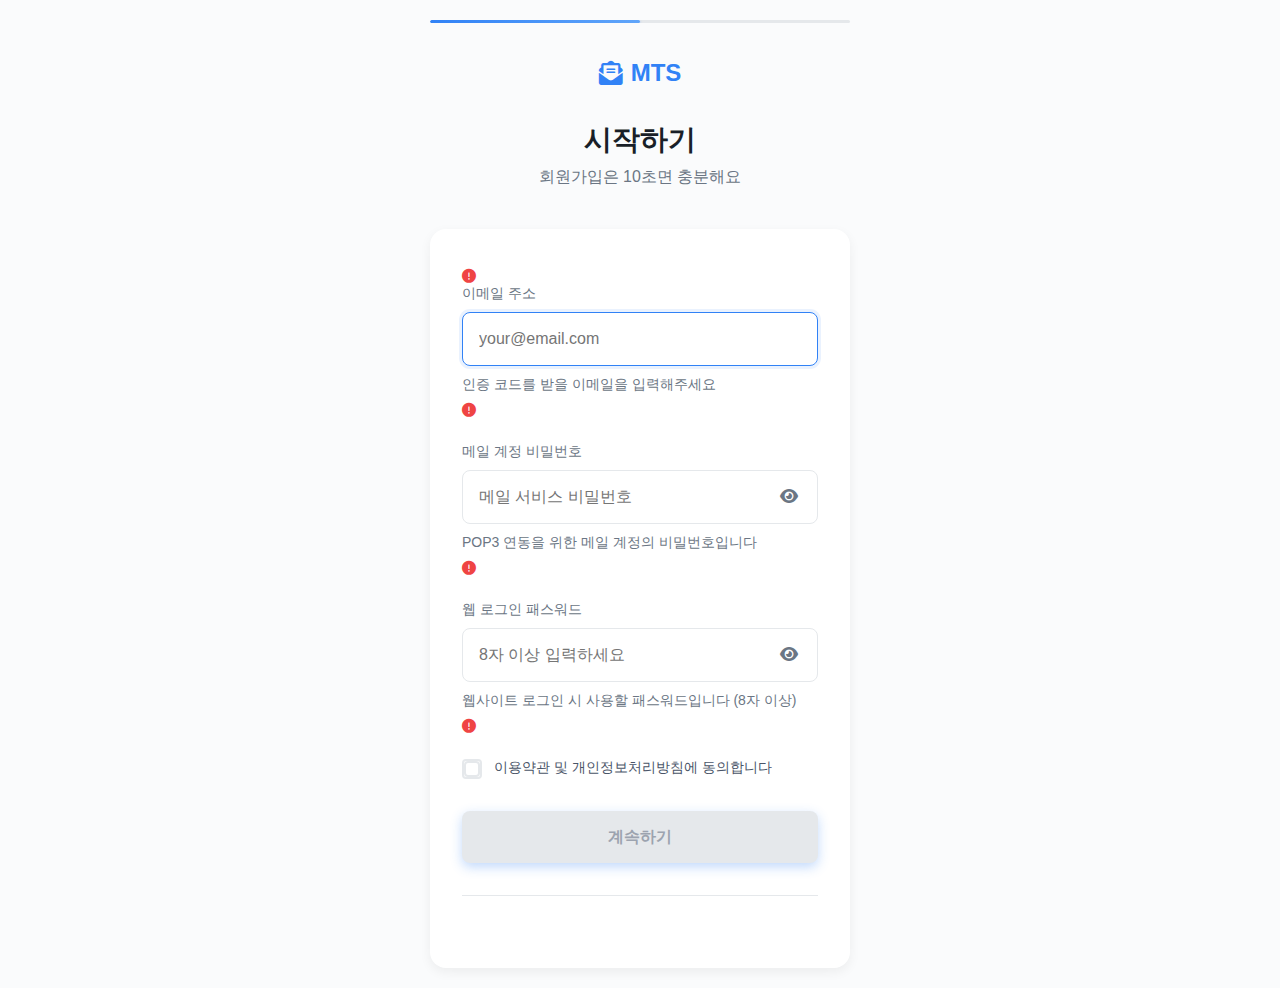
<file: src/main/resources/templates/signup/signup-form.html>
<!DOCTYPE html>
<html lang="ko" xmlns:th="http://www.thymeleaf.org">
<head>
    <meta charset="UTF-8">
    <meta name="viewport" content="width=device-width, initial-scale=1.0">
    <title>시작하기 - MTS</title>
    <link href="https://cdn.jsdelivr.net/npm/bootstrap@5.1.3/dist/css/bootstrap.min.css" rel="stylesheet">
    <link href="https://cdnjs.cloudflare.com/ajax/libs/font-awesome/6.0.0/css/all.min.css" rel="stylesheet">
    <style>
        :root {
            --primary: #3182F6;
            --primary-hover: #1D4ED8;
            --primary-light: #DBEAFE;
            --secondary: #1E40AF;
            --accent: #60A5FA;
            --success: #10B981;
            --warning: #F59E0B;
            --danger: #EF4444;
            --bg-primary: #FFFFFF;
            --bg-secondary: #F8FAFC;
            --text-primary: #191F28;
            --text-secondary: #6B7684;
        }

        * {
            margin: 0;
            padding: 0;
            box-sizing: border-box;
        }

        body {
            font-family: -apple-system, BlinkMacSystemFont, "Segoe UI", Roboto, "Helvetica Neue", Arial, sans-serif;
            background: #fafbfc;
            min-height: 100vh;
            display: flex;
            align-items: center;
            justify-content: center;
            padding: 20px;
        }

        .signup-container {
            width: 100%;
            max-width: 420px;
            animation: fadeInUp 0.6s ease;
        }

        @keyframes fadeInUp {
            from {
                opacity: 0;
                transform: translateY(20px);
            }
            to {
                opacity: 1;
                transform: translateY(0);
            }
        }

        /* Progress Bar */
        .progress-container {
            margin-bottom: 32px;
        }

        .progress-bar-custom {
            height: 3px;
            background: #e5e8eb;
            border-radius: 3px;
            overflow: hidden;
        }

        .progress-fill {
            height: 100%;
            background: linear-gradient(90deg, var(--primary) 0%, var(--accent) 100%);
            border-radius: 3px;
            transition: width 0.3s ease;
            box-shadow: 0 1px 3px rgba(49, 130, 246, 0.3);
        }

        /* Header */
        .signup-header {
            text-align: center;
            margin-bottom: 40px;
        }

        .back-button {
            position: absolute;
            left: 0;
            top: 0;
            padding: 12px;
            color: #6B7684;
            text-decoration: none;
            font-size: 1.2rem;
            transition: color 0.2s;
        }

        .back-button:hover {
            color: #191F28;
        }

        .logo-link {
            display: inline-flex;
            align-items: center;
            gap: 8px;
            text-decoration: none;
            color: var(--primary);
            font-size: 1.5rem;
            font-weight: 700;
            margin-bottom: 32px;
            transition: all 0.3s ease;
        }

        .logo-link:hover {
            color: var(--primary-hover);
            transform: scale(1.05);
        }

        .signup-title {
            font-size: 1.75rem;
            font-weight: 700;
            color: var(--text-primary);
            margin-bottom: 8px;
        }

        .signup-subtitle {
            font-size: 1rem;
            color: #6B7684;
            font-weight: 400;
        }

        /* Card */
        .signup-card {
            background: white;
            border-radius: 16px;
            padding: 32px;
            box-shadow: 0 4px 12px rgba(0, 0, 0, 0.06);
        }

        /* Form Elements */
        .form-label {
            display: block;
            font-size: 0.875rem;
            font-weight: 500;
            color: #6B7684;
            margin-bottom: 8px;
        }

        .form-control-custom {
            width: 100%;
            padding: 14px 16px;
            font-size: 1rem;
            border: 1px solid #e5e8eb;
            border-radius: 8px;
            transition: all 0.2s;
            background: white;
        }

        .form-control-custom:focus {
            outline: none;
            border-color: var(--primary);
            box-shadow: 0 0 0 3px rgba(49, 130, 246, 0.1);
        }

        .form-control-custom.is-invalid {
            border-color: #ef4444;
        }

        .form-helper {
            font-size: 0.875rem;
            color: #6B7684;
            margin-top: 8px;
        }

        .error-message {
            color: #ef4444;
            font-size: 0.875rem;
            margin-top: 8px;
            display: flex;
            align-items: center;
            gap: 4px;
        }

        /* Password Toggle */
        .password-group {
            position: relative;
        }

        .password-toggle {
            position: absolute;
            right: 16px;
            top: 50%;
            transform: translateY(-50%);
            background: none;
            border: none;
            color: #6B7684;
            cursor: pointer;
            padding: 4px;
            transition: color 0.2s;
        }

        .password-toggle:hover {
            color: #191F28;
        }

        /* Validation Checks */
        .validation-list {
            list-style: none;
            padding: 0;
            margin-top: 16px;
        }

        .validation-item {
            display: flex;
            align-items: center;
            gap: 8px;
            padding: 4px 0;
            font-size: 0.875rem;
            color: #6B7684;
            transition: color 0.2s;
        }

        .validation-item.valid {
            color: #48BB78;
        }

        .validation-icon {
            width: 16px;
            height: 16px;
            border: 1.5px solid currentColor;
            border-radius: 50%;
            display: flex;
            align-items: center;
            justify-content: center;
            font-size: 0.7rem;
        }

        .validation-item.valid .validation-icon {
            background: #48BB78;
            border-color: #48BB78;
            color: white;
        }

        /* Checkbox */
        .checkbox-container {
            display: flex;
            align-items: flex-start;
            gap: 12px;
            margin: 24px 0;
        }

        .checkbox-custom {
            width: 20px;
            height: 20px;
            border: 2px solid #e5e8eb;
            border-radius: 4px;
            cursor: pointer;
            flex-shrink: 0;
            margin-top: 2px;
            transition: all 0.2s;
            position: relative;
        }

        .checkbox-custom input {
            opacity: 0;
            position: absolute;
            width: 100%;
            height: 100%;
            cursor: pointer;
            margin: 0;
        }

        .checkbox-custom input:checked + .checkbox-mark {
            opacity: 1;
        }

        .checkbox-custom input:checked ~ .checkbox-bg {
            background: linear-gradient(135deg, var(--primary) 0%, var(--secondary) 100%);
            border-color: var(--primary);
        }

        .checkbox-bg {
            position: absolute;
            inset: 0;
            border: 2px solid #e5e8eb;
            border-radius: 4px;
            transition: all 0.2s;
        }

        .checkbox-mark {
            position: absolute;
            top: 50%;
            left: 50%;
            transform: translate(-50%, -50%);
            color: white;
            opacity: 0;
            transition: opacity 0.2s;
            pointer-events: none;
        }

        .checkbox-label {
            font-size: 0.875rem;
            color: #4A5568;
            line-height: 1.5;
        }

        .checkbox-label a {
            color: #191F28;
            text-decoration: underline;
        }

        /* Button */
        .btn-primary-custom {
            width: 100%;
            padding: 14px 24px;
            background: linear-gradient(135deg, var(--primary) 0%, var(--secondary) 100%);
            color: white;
            border: none;
            border-radius: 8px;
            font-size: 1rem;
            font-weight: 600;
            cursor: pointer;
            transition: all 0.3s ease;
            margin-top: 8px;
            box-shadow: 0 4px 12px rgba(49, 130, 246, 0.3);
            position: relative;
            overflow: hidden;
        }

        .btn-primary-custom::before {
            content: '';
            position: absolute;
            top: 0;
            left: -100%;
            width: 100%;
            height: 100%;
            background: linear-gradient(90deg, transparent, rgba(255, 255, 255, 0.2), transparent);
            transition: left 0.5s;
        }

        .btn-primary-custom:hover:not(:disabled)::before {
            left: 100%;
        }

        .btn-primary-custom:hover:not(:disabled) {
            background: linear-gradient(135deg, var(--primary-hover) 0%, var(--primary) 100%);
            transform: translateY(-1px);
            box-shadow: 0 8px 20px rgba(49, 130, 246, 0.4);
        }

        .btn-primary-custom:disabled {
            background: #e5e8eb;
            color: #9ca3af;
            cursor: not-allowed;
        }

        /* Divider */
        .divider {
            display: flex;
            align-items: center;
            margin: 32px 0;
            color: #9ca3af;
            font-size: 0.875rem;
        }

        .divider::before,
        .divider::after {
            content: '';
            flex: 1;
            height: 1px;
            background: #e5e8eb;
        }

        .divider span {
            padding: 0 16px;
        }

        /* Social Login */
        .btn-social {
            width: 100%;
            padding: 12px 24px;
            background: white;
            color: #191F28;
            border: 1px solid #e5e8eb;
            border-radius: 8px;
            font-size: 0.95rem;
            font-weight: 500;
            cursor: pointer;
            transition: all 0.2s;
            display: flex;
            align-items: center;
            justify-content: center;
            gap: 8px;
            text-decoration: none;
        }

        .btn-social:hover {
            background: #f7f8fa;
            border-color: #191F28;
        }

        .btn-social img {
            width: 20px;
            height: 20px;
        }

        /* Footer */
        .signup-footer {
            text-align: center;
            margin-top: 32px;
            padding-top: 24px;
            border-top: 1px solid #e5e8eb;
        }

        .footer-text {
            color: #6B7684;
            font-size: 0.875rem;
        }

        .footer-text a {
            color: #191F28;
            text-decoration: none;
            font-weight: 500;
        }

        .footer-text a:hover {
            text-decoration: underline;
        }

        /* Loading State */
        .btn-loading {
            position: relative;
            color: transparent;
        }

        .btn-loading::after {
            content: '';
            position: absolute;
            width: 16px;
            height: 16px;
            top: 50%;
            left: 50%;
            margin-left: -8px;
            margin-top: -8px;
            border: 2px solid white;
            border-radius: 50%;
            border-top-color: transparent;
            animation: spinner 0.6s linear infinite;
        }

        @keyframes spinner {
            to { transform: rotate(360deg); }
        }

        /* Step indicator */
        .step-indicator {
            display: flex;
            justify-content: center;
            gap: 8px;
            margin-bottom: 32px;
        }

        .step-dot {
            width: 8px;
            height: 8px;
            border-radius: 50%;
            background: #e5e8eb;
            transition: all 0.3s;
        }

        .step-dot.active {
            background: linear-gradient(90deg, var(--primary) 0%, var(--accent) 100%);
            width: 24px;
            border-radius: 4px;
            box-shadow: 0 2px 8px rgba(49, 130, 246, 0.3);
        }

        /* Responsive */
        @media (max-width: 480px) {
            .signup-card {
                padding: 24px 20px;
            }
        }
    </style>
</head>
<body>
    <div class="signup-container">
        <!-- Progress -->
        <div class="progress-container">
            <div class="progress-bar-custom">
                <div class="progress-fill" style="width: 50%"></div>
            </div>
        </div>

        <!-- Header -->
        <div class="signup-header">
            <a href="/" class="logo-link">
                <i class="fas fa-envelope-open-text"></i>
                <span>MTS</span>
            </a>
            <h1 class="signup-title">시작하기</h1>
            <p class="signup-subtitle">회원가입은 10초면 충분해요 </p>
        </div>

        <!-- Card -->
        <div class="signup-card">
            <!-- Error Alert -->
            <div th:if="${errorMessage}" class="error-message">
                <i class="fas fa-exclamation-circle"></i>
                <span th:text="${errorMessage}"></span>
            </div>

            <!-- Form -->
            <form th:action="@{/signup/request-code}" th:object="${requestCode}" method="post" id="signupForm">
                <!-- Email Field -->
                <div class="mb-4">
                    <label for="email" class="form-label">이메일 주소</label>
                    <input type="email" 
                           class="form-control-custom"
                           id="email"
                           th:field="*{email}"
                           th:classappend="${#fields.hasErrors('email')} ? 'is-invalid' : ''"
                           placeholder="your@email.com"
                           autocomplete="email"
                           autofocus
                           required>
                    <div class="form-helper">인증 코드를 받을 이메일을 입력해주세요</div>
                    <div th:if="${#fields.hasErrors('email')}" class="error-message">
                        <i class="fas fa-exclamation-circle"></i>
                        <span th:errors="*{email}"></span>
                    </div>
                </div>

                <!-- POP3 Password Field -->
                <div class="mb-4">
                    <label for="pop3Password" class="form-label">메일 계정 비밀번호</label>
                    <div class="password-group">
                        <input type="password"
                               class="form-control-custom"
                               id="pop3Password"
                               th:field="*{pop3Password}"
                               th:classappend="${#fields.hasErrors('pop3Password')} ? 'is-invalid' : ''"
                               placeholder="메일 서비스 비밀번호"
                               required>
                        <button type="button" class="password-toggle" onclick="togglePassword('pop3Password', 'pop3PasswordIcon')">
                            <i class="fas fa-eye" id="pop3PasswordIcon"></i>
                        </button>
                    </div>
                    <div class="form-helper">POP3 연동을 위한 메일 계정의 비밀번호입니다</div>
                    <div th:if="${#fields.hasErrors('pop3Password')}" class="error-message">
                        <i class="fas fa-exclamation-circle"></i>
                        <span th:errors="*{pop3Password}"></span>
                    </div>
                </div>

                <!-- Web Login Password Field -->
                <div class="mb-4">
                    <label for="webPassword" class="form-label">웹 로그인 패스워드</label>
                    <div class="password-group">
                        <input type="password"
                               class="form-control-custom"
                               id="webPassword"
                               th:field="*{webPassword}"
                               th:classappend="${#fields.hasErrors('webPassword')} ? 'is-invalid' : ''"
                               placeholder="8자 이상 입력하세요"
                               minlength="8"
                               required>
                        <button type="button" class="password-toggle" onclick="togglePassword('webPassword', 'webPasswordIcon')">
                            <i class="fas fa-eye" id="webPasswordIcon"></i>
                        </button>
                    </div>
                    <div class="form-helper">웹사이트 로그인 시 사용할 패스워드입니다 (8자 이상)</div>
                    <div th:if="${#fields.hasErrors('webPassword')}" class="error-message">
                        <i class="fas fa-exclamation-circle"></i>
                        <span th:errors="*{webPassword}"></span>
                    </div>
                </div>

                <!-- Terms -->
                <div class="checkbox-container">
                    <label class="checkbox-custom">
                        <input type="checkbox" id="agreeTerms" required>
                        <span class="checkbox-bg"></span>
                        <span class="checkbox-mark">✓</span>
                    </label>
                    <label for="agreeTerms" class="checkbox-label">
                        이용약관 및
                        개인정보처리방침에 동의합니다
                    </label>
                </div>

                <!-- Submit Button -->
                <button type="submit" class="btn-primary-custom" id="submitBtn">
                    계속하기
                </button>
            </form>

            <!-- Divider -->
<!--            <div class="divider">-->
<!--                <span>또는</span>-->
<!--            </div>-->

            <!-- Social Login -->
<!--            <button class="btn-social">-->
<!--                <svg width="20" height="20" viewBox="0 0 18 18">-->
<!--                    <path fill="#4285F4" d="M17.64 9.2c0-.63-.06-1.25-.16-1.84H9v3.49h4.84c-.21 1.12-.86 2.07-1.83 2.71v2.26h2.96c1.74-1.6 2.67-3.95 2.67-6.62z"/>-->
<!--                    <path fill="#34A853" d="M9 18c2.48 0 4.56-.82 6.08-2.18l-2.96-2.26c-.82.55-1.87.87-3.12.87-2.4 0-4.43-1.62-5.16-3.8H.79v2.34C2.31 15.99 5.46 18 9 18z"/>-->
<!--                    <path fill="#FBBC05" d="M3.84 10.63c-.19-.55-.29-1.14-.29-1.63s.1-1.08.29-1.63V4.03H.79C.29 5.03 0 6.23 0 7.5s.29 2.47.79 3.47l3.05-2.34z"/>-->
<!--                    <path fill="#EA4335" d="M9 3.57c1.35 0 2.56.47 3.52 1.38l2.64-2.64C13.56.82 11.48 0 9 0 5.46 0 2.31 2.01.79 5.03l3.05 2.34C4.57 5.19 6.6 3.57 9 3.57z"/>-->
<!--                </svg>-->
<!--                Google로 계속하기-->
<!--            </button>-->

            <!-- Footer -->
            <div class="signup-footer">
                <p class="footer-text">
<!--                    이미 계정이 있으신가요? <a href="/login">로그인</a>-->
                </p>
            </div>
        </div>
    </div>

    <script>
        function togglePassword(inputId, iconId) {
            const passwordInput = document.getElementById(inputId);
            const passwordIcon = document.getElementById(iconId);

            if (passwordInput.type === 'password') {
                passwordInput.type = 'text';
                passwordIcon.classList.remove('fa-eye');
                passwordIcon.classList.add('fa-eye-slash');
            } else {
                passwordInput.type = 'password';
                passwordIcon.classList.remove('fa-eye-slash');
                passwordIcon.classList.add('fa-eye');
            }
        }

        // Form validation
        const form = document.getElementById('signupForm');
        const emailInput = document.getElementById('email');
        const pop3PasswordInput = document.getElementById('pop3Password');
        const webPasswordInput = document.getElementById('webPassword');
        const termsCheckbox = document.getElementById('agreeTerms');
        const submitBtn = document.getElementById('submitBtn');

        function validateForm() {
            const isValid = emailInput.validity.valid &&
                          pop3PasswordInput.value.length > 0 &&
                          webPasswordInput.value.length >= 8 &&
                          termsCheckbox.checked;

            submitBtn.disabled = !isValid;
        }

        emailInput.addEventListener('input', validateForm);
        pop3PasswordInput.addEventListener('input', validateForm);
        webPasswordInput.addEventListener('input', validateForm);
        termsCheckbox.addEventListener('change', validateForm);

        // Initial validation
        validateForm();

        // Form submit
        form.addEventListener('submit', function(e) {
            submitBtn.classList.add('btn-loading');
            submitBtn.disabled = true;
        });
    </script>
</body>
</html>
</file>
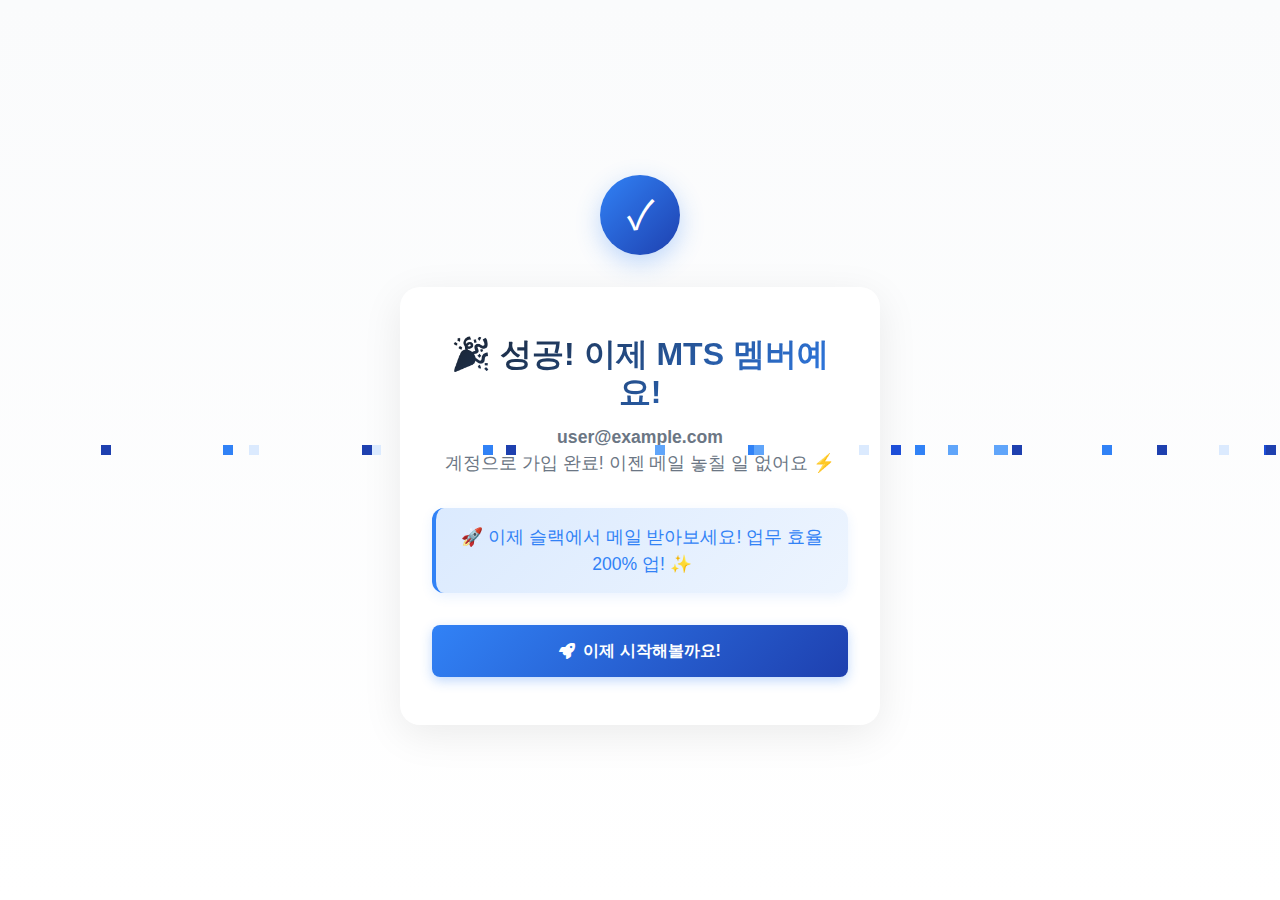
<file: src/main/resources/templates/signup/success.html>
<!DOCTYPE html>
<html lang="ko" xmlns:th="http://www.thymeleaf.org">
<head>
    <meta charset="UTF-8">
    <meta name="viewport" content="width=device-width, initial-scale=1.0">
    <title>환영합니다 - MTS</title>
    <link href="https://cdn.jsdelivr.net/npm/bootstrap@5.1.3/dist/css/bootstrap.min.css" rel="stylesheet">
    <link href="https://cdnjs.cloudflare.com/ajax/libs/font-awesome/6.0.0/css/all.min.css" rel="stylesheet">
    <style>
        * {
            margin: 0;
            padding: 0;
            box-sizing: border-box;
        }

        body {
            font-family: -apple-system, BlinkMacSystemFont, "Segoe UI", Roboto, "Helvetica Neue", Arial, sans-serif;
            background: linear-gradient(180deg, #fafbfc 0%, #ffffff 100%);
            min-height: 100vh;
            display: flex;
            align-items: center;
            justify-content: center;
            padding: 20px;
        }

        .success-container {
            width: 100%;
            max-width: 480px;
            animation: fadeInScale 0.6s ease;
        }

        @keyframes fadeInScale {
            from {
                opacity: 0;
                transform: scale(0.95);
            }
            to {
                opacity: 1;
                transform: scale(1);
            }
        }

        /* Success Animation */
        .success-icon-wrapper {
            text-align: center;
            margin-bottom: 32px;
        }

        :root {
            --primary: #3182F6;
            --primary-hover: #1D4ED8;
            --primary-light: #DBEAFE;
            --secondary: #1E40AF;
            --accent: #60A5FA;
            --success: #10B981;
            --warning: #F59E0B;
            --danger: #EF4444;
            --bg-primary: #FFFFFF;
            --bg-secondary: #F8FAFC;
            --text-primary: #191F28;
            --text-secondary: #6B7684;
        }

        .success-icon {
            width: 80px;
            height: 80px;
            margin: 0 auto;
            background: linear-gradient(135deg, var(--primary) 0%, var(--secondary) 100%);
            border-radius: 50%;
            display: flex;
            align-items: center;
            justify-content: center;
            animation: checkmarkScale 0.8s ease 0.2s both;
            box-shadow: 0 8px 24px rgba(49, 130, 246, 0.3);
        }

        @keyframes checkmarkScale {
            0% {
                transform: scale(0);
            }
            50% {
                transform: scale(1.1);
            }
            100% {
                transform: scale(1);
            }
        }

        .checkmark {
            color: white;
            font-size: 2.5rem;
            animation: checkmarkDraw 0.4s ease 0.8s both;
        }

        @keyframes checkmarkDraw {
            from {
                opacity: 0;
                transform: scale(0.5) rotate(-45deg);
            }
            to {
                opacity: 1;
                transform: scale(1) rotate(0deg);
            }
        }

        /* Card */
        .success-card {
            background: white;
            border-radius: 20px;
            padding: 48px 32px;
            box-shadow: 0 10px 40px rgba(0, 0, 0, 0.08);
            text-align: center;
        }

        .success-title {
            font-size: 2rem;
            font-weight: 700;
            background: linear-gradient(135deg, var(--text-primary) 0%, var(--primary) 100%);
            -webkit-background-clip: text;
            -webkit-text-fill-color: transparent;
            background-clip: text;
            margin-bottom: 12px;
        }

        .success-subtitle {
            font-size: 1.1rem;
            color: #6B7684;
            margin-bottom: 8px;
            line-height: 1.5;
        }

        .welcome-message {
            display: inline-block;
            padding: 16px 24px;
            background: linear-gradient(135deg, var(--primary-light) 0%, rgba(219, 234, 254, 0.5) 100%);
            border-radius: 12px;
            color: var(--primary);
            font-weight: 500;
            margin-top: 24px;
            margin-bottom: 32px;
            border-left: 4px solid var(--primary);
            font-size: 1.1rem;
            box-shadow: 0 4px 12px rgba(49, 130, 246, 0.1);
        }

        /* Next Steps */
        .next-steps {
            text-align: left;
            margin: 32px 0;
            padding: 24px;
            background: #f7f8fa;
            border-radius: 12px;
        }

        .next-steps-title {
            font-size: 1rem;
            font-weight: 600;
            color: #191F28;
            margin-bottom: 16px;
            display: flex;
            align-items: center;
            gap: 8px;
        }

        .step-list {
            list-style: none;
            padding: 0;
            margin: 0;
        }

        .step-item {
            display: flex;
            align-items: flex-start;
            gap: 12px;
            padding: 12px 0;
            border-bottom: 1px solid #e5e8eb;
        }

        .step-item:last-child {
            border-bottom: none;
        }

        .step-checkbox {
            width: 20px;
            height: 20px;
            border: 2px solid #e5e8eb;
            border-radius: 4px;
            flex-shrink: 0;
            margin-top: 2px;
            display: flex;
            align-items: center;
            justify-content: center;
            transition: all 0.3s;
        }

        .step-item.completed .step-checkbox {
            background: #48BB78;
            border-color: #48BB78;
        }

        .step-item.completed .step-checkbox::after {
            content: '✓';
            color: white;
            font-size: 0.75rem;
        }

        .step-content {
            flex: 1;
        }

        .step-title {
            font-weight: 600;
            color: #191F28;
            margin-bottom: 4px;
        }

        .step-description {
            font-size: 0.875rem;
            color: #6B7684;
        }

        .step-time {
            font-size: 0.75rem;
            color: #9ca3af;
            margin-left: auto;
        }

        /* Buttons */
        .btn-primary-custom {
            width: 100%;
            padding: 14px 24px;
            background: linear-gradient(135deg, var(--primary) 0%, var(--secondary) 100%);
            color: white;
            border: none;
            border-radius: 8px;
            font-size: 1rem;
            font-weight: 600;
            cursor: pointer;
            transition: all 0.3s ease;
            text-decoration: none;
            display: inline-flex;
            align-items: center;
            justify-content: center;
            gap: 8px;
            box-shadow: 0 4px 12px rgba(49, 130, 246, 0.3);
            position: relative;
            overflow: hidden;
        }

        .btn-primary-custom::before {
            content: '';
            position: absolute;
            top: 0;
            left: -100%;
            width: 100%;
            height: 100%;
            background: linear-gradient(90deg, transparent, rgba(255, 255, 255, 0.2), transparent);
            transition: left 0.5s;
        }

        .btn-primary-custom:hover::before {
            left: 100%;
        }

        .btn-primary-custom:hover {
            background: linear-gradient(135deg, var(--primary-hover) 0%, var(--primary) 100%);
            transform: translateY(-2px);
            box-shadow: 0 8px 20px rgba(49, 130, 246, 0.4);
            color: white;
        }

        .btn-secondary-custom {
            width: 100%;
            padding: 12px 24px;
            background: white;
            color: #6B7684;
            border: 1px solid #e5e8eb;
            border-radius: 8px;
            font-size: 0.95rem;
            font-weight: 500;
            cursor: pointer;
            transition: all 0.2s;
            text-decoration: none;
            display: inline-block;
            margin-top: 12px;
        }

        .btn-secondary-custom:hover {
            background: #f7f8fa;
            color: #191F28;
        }

        /* Action Cards */
        .action-cards {
            display: grid;
            grid-template-columns: repeat(auto-fit, minmax(140px, 1fr));
            gap: 16px;
            margin-top: 24px;
        }

        .action-card {
            padding: 20px;
            background: white;
            border: 1px solid #e5e8eb;
            border-radius: 12px;
            text-align: center;
            text-decoration: none;
            transition: all 0.2s;
            cursor: pointer;
        }

        .action-card:hover {
            border-color: #191F28;
            transform: translateY(-2px);
            box-shadow: 0 4px 12px rgba(0, 0, 0, 0.08);
        }

        .action-icon {
            width: 48px;
            height: 48px;
            margin: 0 auto 12px;
            background: #f7f8fa;
            border-radius: 12px;
            display: flex;
            align-items: center;
            justify-content: center;
            font-size: 1.5rem;
        }

        .action-title {
            font-weight: 600;
            color: #191F28;
            font-size: 0.95rem;
            margin-bottom: 4px;
        }

        .action-description {
            font-size: 0.75rem;
            color: #6B7684;
        }

        /* Confetti Animation */
        .confetti {
            position: fixed;
            width: 10px;
            height: 10px;
            background: var(--primary);
            animation: confettiFall 3s ease-out forwards;
        }

        @keyframes confettiFall {
            0% {
                transform: translateY(-100vh) rotate(0deg);
                opacity: 1;
            }
            100% {
                transform: translateY(100vh) rotate(720deg);
                opacity: 0;
            }
        }

        /* Progress Bar */
        .progress-steps {
            display: flex;
            justify-content: space-between;
            margin-bottom: 32px;
            position: relative;
        }

        .progress-step {
            flex: 1;
            text-align: center;
            position: relative;
            z-index: 1;
        }

        .progress-step::before {
            content: '';
            position: absolute;
            top: 15px;
            left: 50%;
            width: 100%;
            height: 2px;
            background: #e5e8eb;
            z-index: -1;
        }

        .progress-step:last-child::before {
            display: none;
        }

        .progress-step.active::before {
            background: #48BB78;
        }

        .progress-circle {
            width: 30px;
            height: 30px;
            margin: 0 auto 8px;
            background: white;
            border: 2px solid #e5e8eb;
            border-radius: 50%;
            display: flex;
            align-items: center;
            justify-content: center;
            font-size: 0.875rem;
            font-weight: 600;
        }

        .progress-step.active .progress-circle {
            background: #48BB78;
            border-color: #48BB78;
            color: white;
        }

        .progress-label {
            font-size: 0.75rem;
            color: #6B7684;
        }

        /* Responsive */
        @media (max-width: 480px) {
            .success-card {
                padding: 32px 24px;
            }
            
            .success-title {
                font-size: 1.5rem;
            }
            
            .action-cards {
                grid-template-columns: 1fr;
            }
        }
    </style>
</head>
<body>
    <div class="success-container">

        <!-- Success Icon -->
        <div class="success-icon-wrapper">
            <div class="success-icon">
                <span class="checkmark">✓</span>
            </div>
        </div>

        <!-- Success Card -->
        <div class="success-card">
            <h1 class="success-title">🎉 성공! 이제 MTS 멤버예요!</h1>
            <p class="success-subtitle">
                <strong th:text="${userEmail != null} ? ${userEmail} : 'user@example.com'">user@example.com</strong><br>
                계정으로 가입 완료! 이젠 메일 놓칠 일 없어요 ⚡
            </p>
            <div class="welcome-message">
                🚀 이제 슬랙에서 메일 받아보세요! 업무 효율 200% 업! ✨
            </div>

            <!-- Action Button -->
            <a href="/" class="btn-primary-custom">
                <i class="fas fa-rocket"></i>
                이제 시작해볼까요!
            </a>
        </div>
    </div>

    <!-- Confetti Effect -->
    <script>
        // Create confetti
        function createConfetti() {
            const colors = ['#3182F6', '#60A5FA', '#1D4ED8', '#DBEAFE', '#1E40AF'];
            for (let i = 0; i < 50; i++) {
                setTimeout(() => {
                    const confetti = document.createElement('div');
                    confetti.className = 'confetti';
                    confetti.style.left = Math.random() * 100 + '%';
                    confetti.style.background = colors[Math.floor(Math.random() * colors.length)];
                    confetti.style.animationDelay = Math.random() * 0.5 + 's';
                    confetti.style.animationDuration = (Math.random() * 2 + 2) + 's';
                    document.body.appendChild(confetti);
                    
                    setTimeout(() => confetti.remove(), 4000);
                }, i * 30);
            }
        }

        // Run confetti on load
        window.addEventListener('load', createConfetti);

        // Animate step completion
        function animateSteps() {
            const steps = document.querySelectorAll('.step-item');
            steps.forEach((step, index) => {
                setTimeout(() => {
                    step.classList.add('completed');
                }, 1500 + (index * 300));
            });
        }

        // Start animations after a delay
        setTimeout(animateSteps, 1000);
    </script>
</body>
</html>
</file>
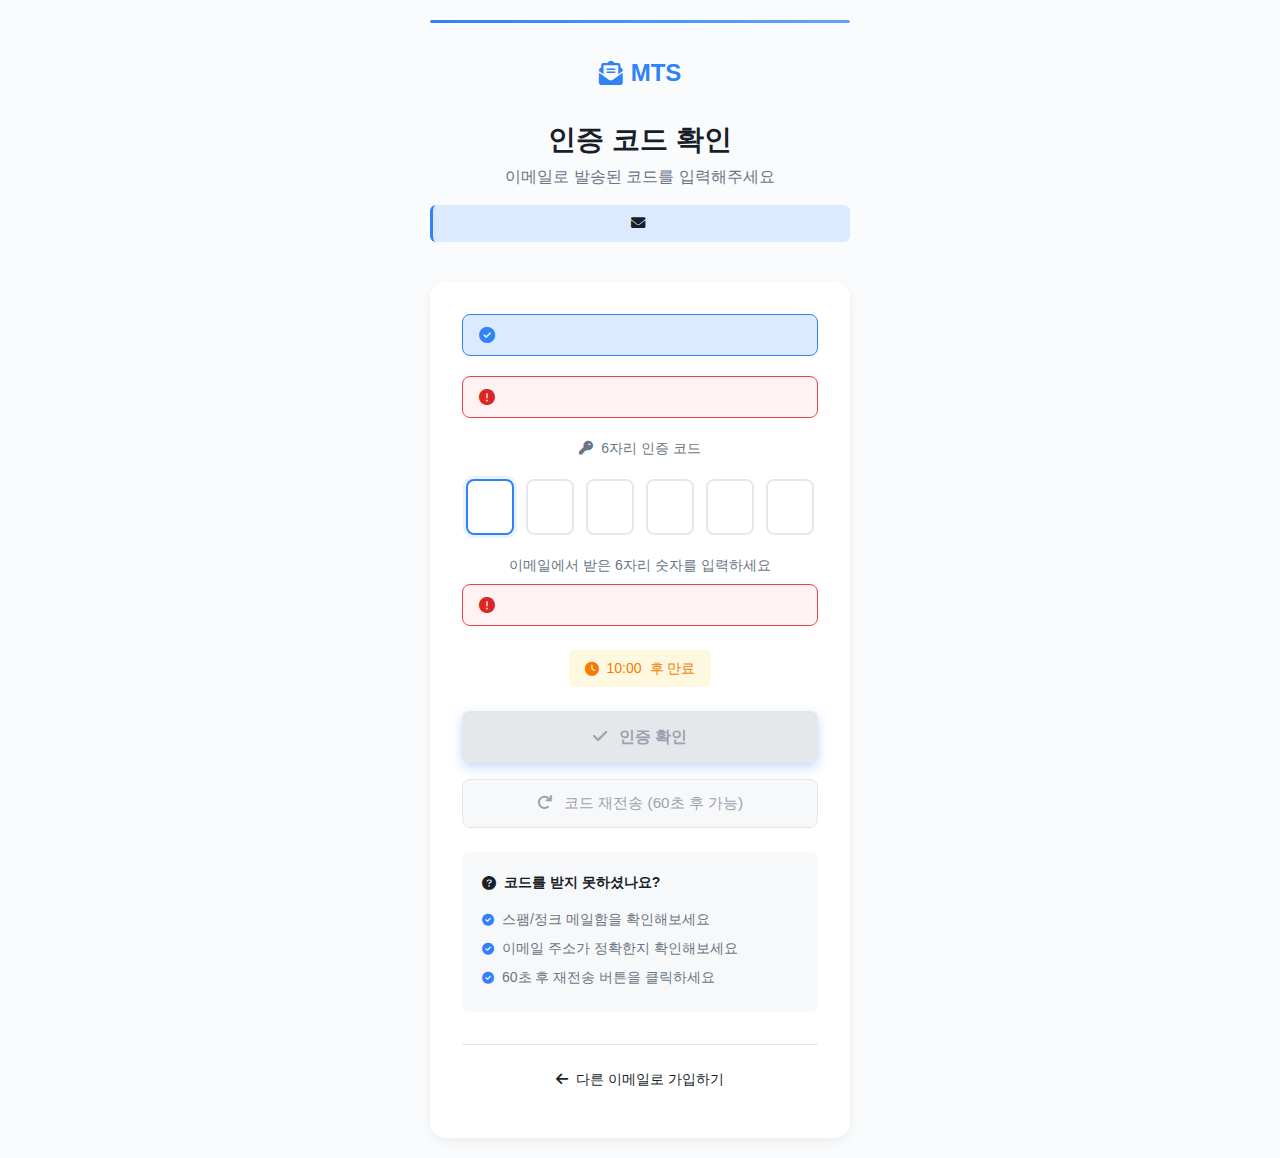
<file: src/main/resources/templates/signup/verify-form.html>
<!DOCTYPE html>
<html lang="ko" xmlns:th="http://www.thymeleaf.org">
<head>
    <meta charset="UTF-8">
    <meta name="viewport" content="width=device-width, initial-scale=1.0">
    <title>인증 코드 확인 - MTS</title>
    <link href="https://cdn.jsdelivr.net/npm/bootstrap@5.1.3/dist/css/bootstrap.min.css" rel="stylesheet">
    <link href="https://cdnjs.cloudflare.com/ajax/libs/font-awesome/6.0.0/css/all.min.css" rel="stylesheet">
    <style>
        :root {
            --primary: #3182F6;
            --primary-hover: #1D4ED8;
            --primary-light: #DBEAFE;
            --secondary: #1E40AF;
            --accent: #60A5FA;
            --success: #10B981;
            --warning: #F59E0B;
            --danger: #EF4444;
            --bg-primary: #FFFFFF;
            --bg-secondary: #F8FAFC;
            --text-primary: #191F28;
            --text-secondary: #6B7684;
        }

        * {
            margin: 0;
            padding: 0;
            box-sizing: border-box;
        }

        body {
            font-family: -apple-system, BlinkMacSystemFont, "Segoe UI", Roboto, "Helvetica Neue", Arial, sans-serif;
            background: #fafbfc;
            min-height: 100vh;
            display: flex;
            align-items: center;
            justify-content: center;
            padding: 20px;
        }

        .signup-container {
            width: 100%;
            max-width: 420px;
            animation: fadeInUp 0.6s ease;
        }

        @keyframes fadeInUp {
            from {
                opacity: 0;
                transform: translateY(20px);
            }
            to {
                opacity: 1;
                transform: translateY(0);
            }
        }

        /* Progress Bar */
        .progress-container {
            margin-bottom: 32px;
        }

        .progress-bar-custom {
            height: 3px;
            background: #e5e8eb;
            border-radius: 3px;
            overflow: hidden;
        }

        .progress-fill {
            height: 100%;
            background: linear-gradient(90deg, var(--primary) 0%, var(--accent) 100%);
            border-radius: 3px;
            transition: width 0.3s ease;
            box-shadow: 0 1px 3px rgba(49, 130, 246, 0.3);
        }

        /* Header */
        .signup-header {
            text-align: center;
            margin-bottom: 40px;
        }

        .back-button {
            position: absolute;
            left: 0;
            top: 0;
            padding: 12px;
            color: #6B7684;
            text-decoration: none;
            font-size: 1.2rem;
            transition: color 0.2s;
        }

        .back-button:hover {
            color: #191F28;
        }

        .logo-link {
            display: inline-flex;
            align-items: center;
            gap: 8px;
            text-decoration: none;
            color: var(--primary);
            font-size: 1.5rem;
            font-weight: 700;
            margin-bottom: 32px;
            transition: all 0.3s ease;
        }

        .logo-link:hover {
            color: var(--primary-hover);
            transform: scale(1.05);
        }

        .signup-title {
            font-size: 1.75rem;
            font-weight: 700;
            color: #191F28;
            margin-bottom: 8px;
        }

        .signup-subtitle {
            font-size: 1rem;
            color: #6B7684;
            font-weight: 400;
        }

        .email-display {
            font-size: 0.9rem;
            color: #191F28;
            font-weight: 500;
            margin-top: 8px;
            padding: 8px 16px;
            background: var(--primary-light);
            border-radius: 6px;
            border-left: 3px solid var(--primary);
        }

        /* Card */
        .signup-card {
            background: white;
            border-radius: 16px;
            padding: 32px;
            box-shadow: 0 4px 12px rgba(0, 0, 0, 0.06);
        }

        /* Form Elements */
        .form-label {
            display: block;
            font-size: 0.875rem;
            font-weight: 500;
            color: #6B7684;
            margin-bottom: 8px;
        }

        .form-helper {
            font-size: 0.875rem;
            color: #6B7684;
            margin-top: 8px;
        }

        /* Code Input */
        .code-input-container {
            display: flex;
            gap: 12px;
            justify-content: center;
            margin: 20px 0;
        }

        .code-digit {
            width: 48px;
            height: 56px;
            font-size: 1.5rem;
            font-weight: 600;
            text-align: center;
            border: 2px solid #e5e8eb;
            border-radius: 8px;
            background: white;
            color: #191F28;
            transition: all 0.2s;
        }

        .code-digit:focus {
            outline: none;
            border-color: var(--primary);
            box-shadow: 0 0 0 3px rgba(49, 130, 246, 0.1);
        }

        .code-digit.filled {
            border-color: var(--primary);
            background: var(--primary-light);
        }

        .code-digit.error {
            border-color: #ef4444;
            background: #fef2f2;
        }

        /* Timer */
        .timer-container {
            text-align: center;
            margin: 24px 0;
        }

        .timer-display {
            display: inline-flex;
            align-items: center;
            gap: 8px;
            padding: 8px 16px;
            background: #fff8e1;
            border-radius: 6px;
            color: #f57c00;
            font-size: 0.875rem;
            font-weight: 500;
        }

        .timer-display.expired {
            background: #ffebee;
            color: #d32f2f;
        }

        /* Success/Error Messages */
        .success-message {
            background: var(--primary-light);
            border: 1px solid var(--primary);
            border-radius: 8px;
            padding: 12px 16px;
            color: var(--primary);
            margin-bottom: 20px;
            display: flex;
            align-items: center;
            gap: 8px;
        }

        .error-message {
            background: #fef2f2;
            border: 1px solid #ef4444;
            border-radius: 8px;
            padding: 12px 16px;
            color: #dc2626;
            margin-bottom: 20px;
            display: flex;
            align-items: center;
            gap: 8px;
        }

        /* Buttons */
        .btn-primary-custom {
            width: 100%;
            padding: 14px 24px;
            background: linear-gradient(135deg, var(--primary) 0%, var(--secondary) 100%);
            color: white;
            border: none;
            border-radius: 8px;
            font-size: 1rem;
            font-weight: 600;
            cursor: pointer;
            transition: all 0.3s ease;
            margin-bottom: 16px;
            box-shadow: 0 4px 12px rgba(49, 130, 246, 0.3);
            position: relative;
            overflow: hidden;
        }

        .btn-primary-custom::before {
            content: '';
            position: absolute;
            top: 0;
            left: -100%;
            width: 100%;
            height: 100%;
            background: linear-gradient(90deg, transparent, rgba(255, 255, 255, 0.2), transparent);
            transition: left 0.5s;
        }

        .btn-primary-custom:hover:not(:disabled)::before {
            left: 100%;
        }

        .btn-primary-custom:hover:not(:disabled) {
            background: linear-gradient(135deg, var(--primary-hover) 0%, var(--primary) 100%);
            transform: translateY(-1px);
            box-shadow: 0 8px 20px rgba(49, 130, 246, 0.4);
        }

        .btn-primary-custom:disabled {
            background: #e5e8eb;
            color: #9ca3af;
            cursor: not-allowed;
            transform: none;
        }

        .btn-secondary-custom {
            width: 100%;
            padding: 12px 24px;
            background: white;
            color: #6B7684;
            border: 1px solid #e5e8eb;
            border-radius: 8px;
            font-size: 0.95rem;
            font-weight: 500;
            cursor: pointer;
            transition: all 0.2s;
        }

        .btn-secondary-custom:hover:not(:disabled) {
            background: var(--bg-secondary);
            border-color: var(--primary);
            color: var(--primary);
        }

        .btn-secondary-custom:disabled {
            background: #f7f8fa;
            color: #9ca3af;
            cursor: not-allowed;
        }

        /* Help Section */
        .help-section {
            background: #f7f8fa;
            border-radius: 8px;
            padding: 20px;
            margin: 24px 0;
        }

        .help-title {
            font-size: 0.875rem;
            font-weight: 600;
            color: #191F28;
            margin-bottom: 12px;
            display: flex;
            align-items: center;
            gap: 8px;
        }

        .help-list {
            list-style: none;
            padding: 0;
            margin: 0;
        }

        .help-item {
            display: flex;
            align-items: center;
            gap: 8px;
            padding: 4px 0;
            font-size: 0.875rem;
            color: #6B7684;
        }

        .help-item i {
            color: var(--primary);
            font-size: 0.75rem;
        }

        /* Footer */
        .signup-footer {
            text-align: center;
            margin-top: 32px;
            padding-top: 24px;
            border-top: 1px solid #e5e8eb;
        }

        .footer-text {
            color: #6B7684;
            font-size: 0.875rem;
        }

        .footer-text a {
            color: #191F28;
            text-decoration: none;
            font-weight: 500;
        }

        .footer-text a:hover {
            text-decoration: underline;
        }

        /* Loading State */
        .btn-loading {
            position: relative;
            color: transparent;
        }

        .btn-loading::after {
            content: '';
            position: absolute;
            width: 16px;
            height: 16px;
            top: 50%;
            left: 50%;
            margin-left: -8px;
            margin-top: -8px;
            border: 2px solid white;
            border-radius: 50%;
            border-top-color: transparent;
            animation: spinner 0.6s linear infinite;
        }

        @keyframes spinner {
            to { transform: rotate(360deg); }
        }

        /* Responsive */
        @media (max-width: 480px) {
            .signup-card {
                padding: 24px 20px;
            }

            .code-digit {
                width: 40px;
                height: 48px;
                font-size: 1.25rem;
            }

            .code-input-container {
                gap: 8px;
            }
        }
    </style>
</head>
<body>
    <div class="signup-container">
        <!-- Progress -->
        <div class="progress-container">
            <div class="progress-bar-custom">
                <div class="progress-fill" style="width: 100%"></div>
            </div>
        </div>

        <!-- Header -->
        <div class="signup-header">
            <a href="/" class="logo-link">
                <i class="fas fa-envelope-open-text"></i>
                <span>MTS</span>
            </a>
            <h1 class="signup-title">인증 코드 확인</h1>
            <p class="signup-subtitle">이메일로 발송된 코드를 입력해주세요</p>
            <div class="email-display" th:if="${email}">
                <i class="fas fa-envelope me-2"></i>
                <span th:text="${email}"></span>
            </div>
        </div>

        <!-- Card -->
        <div class="signup-card">
            <!-- Success Alert -->
            <div th:if="${successMessage}" class="success-message">
                <i class="fas fa-check-circle"></i>
                <span th:text="${successMessage}"></span>
            </div>

            <!-- Error Alert -->
            <div th:if="${errorMessage}" class="error-message">
                <i class="fas fa-exclamation-circle"></i>
                <span th:text="${errorMessage}"></span>
            </div>

            <!-- Verification Form -->
            <form th:action="@{/signup/verify}" th:object="${verifyCode}" method="post" id="verifyForm">
                <!-- Hidden Email Field -->
                <input type="hidden" th:field="*{email}">

                <!-- Code Input -->
                <div class="mb-4">
                    <label for="codeInput" class="form-label text-center w-100">
                        <i class="fas fa-key me-2"></i>6자리 인증 코드
                    </label>
                    <div class="code-input-container">
                        <input type="text" class="code-digit" maxlength="1" data-index="0">
                        <input type="text" class="code-digit" maxlength="1" data-index="1">
                        <input type="text" class="code-digit" maxlength="1" data-index="2">
                        <input type="text" class="code-digit" maxlength="1" data-index="3">
                        <input type="text" class="code-digit" maxlength="1" data-index="4">
                        <input type="text" class="code-digit" maxlength="1" data-index="5">
                    </div>
                    <!-- Hidden field for actual form submission -->
                    <input type="hidden" th:field="*{code}" id="codeInput">
                    <div class="form-helper text-center">이메일에서 받은 6자리 숫자를 입력하세요</div>
                    <div th:if="${#fields.hasErrors('code')}" class="error-message mt-2">
                        <i class="fas fa-exclamation-circle"></i>
                        <span th:errors="*{code}"></span>
                    </div>
                </div>

                <!-- Timer -->
                <div class="timer-container">
                    <div class="timer-display" id="timerDisplay">
                        <i class="fas fa-clock"></i>
                        <span id="timer">10:00</span> 후 만료
                    </div>
                </div>

                <!-- Submit Button -->
                <button type="submit" class="btn-primary-custom" id="submitBtn" disabled>
                    <i class="fas fa-check me-2"></i>
                    인증 확인
                </button>

                <!-- Resend Button -->
                <button type="button" class="btn-secondary-custom" id="resendBtn" onclick="resendCode()" disabled>
                    <i class="fas fa-redo me-2"></i>
                    <span id="resendText">코드 재전송 (60초 후 가능)</span>
                </button>
            </form>

            <!-- Help Section -->
            <div class="help-section">
                <div class="help-title">
                    <i class="fas fa-question-circle"></i>
                    코드를 받지 못하셨나요?
                </div>
                <ul class="help-list">
                    <li class="help-item">
                        <i class="fas fa-check-circle"></i>
                        스팸/정크 메일함을 확인해보세요
                    </li>
                    <li class="help-item">
                        <i class="fas fa-check-circle"></i>
                        이메일 주소가 정확한지 확인해보세요
                    </li>
                    <li class="help-item">
                        <i class="fas fa-check-circle"></i>
                        60초 후 재전송 버튼을 클릭하세요
                    </li>
                </ul>
            </div>

            <!-- Footer -->
            <div class="signup-footer">
                <p class="footer-text">
                    <a href="/signup">
                        <i class="fas fa-arrow-left me-1"></i>
                        다른 이메일로 가입하기
                    </a>
                </p>
            </div>
        </div>
    </div>

    <script th:inline="javascript">
        // 이메일 주소를 JS 변수로 전달
        const userEmail = /*[[${email}]]*/ '';
        
        // 타이머 변수
        let timeLeft = 600; // 10분
        let resendTimeLeft = 60; // 60초

        // DOM 요소들
        const codeInputs = document.querySelectorAll('.code-digit');
        const hiddenCodeInput = document.getElementById('codeInput');
        const submitBtn = document.getElementById('submitBtn');
        const resendBtn = document.getElementById('resendBtn');
        const resendText = document.getElementById('resendText');
        const timerDisplay = document.getElementById('timerDisplay');
        const timer = document.getElementById('timer');

        // 코드 입력 기능
        codeInputs.forEach((input, index) => {
            input.addEventListener('input', function(e) {
                // 숫자만 입력 허용
                e.target.value = e.target.value.replace(/[^0-9]/g, '');
                
                if (e.target.value.length === 1) {
                    e.target.classList.add('filled');
                    // 다음 입력 필드로 자동 이동
                    if (index < codeInputs.length - 1) {
                        codeInputs[index + 1].focus();
                    }
                } else {
                    e.target.classList.remove('filled');
                }
                
                updateCodeValue();
                validateForm();
            });

            input.addEventListener('keydown', function(e) {
                // 백스페이스 처리
                if (e.key === 'Backspace' && e.target.value === '') {
                    if (index > 0) {
                        codeInputs[index - 1].focus();
                        codeInputs[index - 1].value = '';
                        codeInputs[index - 1].classList.remove('filled');
                        updateCodeValue();
                        validateForm();
                    }
                }
            });

            input.addEventListener('paste', function(e) {
                e.preventDefault();
                const pastedData = e.clipboardData.getData('text');
                const numbers = pastedData.replace(/[^0-9]/g, '').slice(0, 6);
                
                numbers.split('').forEach((digit, i) => {
                    if (i < codeInputs.length) {
                        codeInputs[i].value = digit;
                        codeInputs[i].classList.add('filled');
                    }
                });
                
                updateCodeValue();
                validateForm();
            });
        });

        function updateCodeValue() {
            const code = Array.from(codeInputs).map(input => input.value).join('');
            hiddenCodeInput.value = code;
        }

        function validateForm() {
            const code = hiddenCodeInput.value;
            submitBtn.disabled = code.length !== 6;
        }

        // 타이머 기능
        function updateTimer() {
            const minutes = Math.floor(timeLeft / 60);
            const seconds = timeLeft % 60;
            timer.textContent = `${minutes}:${seconds.toString().padStart(2, '0')}`;
            
            if (timeLeft <= 0) {
                timer.textContent = '만료됨';
                timerDisplay.classList.add('expired');
                codeInputs.forEach(input => {
                    input.disabled = true;
                    input.classList.add('error');
                });
                submitBtn.disabled = true;
            } else {
                timeLeft--;
            }
        }

        function updateResendTimer() {
            if (resendTimeLeft > 0) {
                resendText.innerHTML = `<i class="fas fa-redo me-2"></i>코드 재전송 (${resendTimeLeft}초 후 가능)`;
                resendTimeLeft--;
            } else {
                resendText.innerHTML = '<i class="fas fa-redo me-2"></i>코드 재전송';
                resendBtn.disabled = false;
            }
        }

        // 재전송 기능
        async function resendCode() {
            resendBtn.disabled = true;
            resendText.innerHTML = '<i class="fas fa-spinner fa-spin me-2"></i>전송 중...';
            
            try {
                const response = await fetch('/signup/resend', {
                    method: 'POST',
                    headers: {
                        'Content-Type': 'application/x-www-form-urlencoded',
                    },
                    body: `email=${encodeURIComponent(userEmail)}`
                });
                
                const result = await response.text();
                const data = JSON.parse(result);
                
                if (data.success) {
                    // 성공 메시지 표시
                    showMessage('success', data.message);
                    
                    // 타이머 리셋
                    resendTimeLeft = 60;
                    timeLeft = 600;
                    
                    // 코드 입력 필드 초기화
                    codeInputs.forEach(input => {
                        input.value = '';
                        input.classList.remove('filled', 'error');
                        input.disabled = false;
                    });
                    codeInputs[0].focus();
                    
                    // 만료 상태 해제
                    timerDisplay.classList.remove('expired');
                } else {
                    throw new Error(data.message);
                }
            } catch (error) {
                showMessage('error', error.message || '코드 재전송에 실패했습니다.');
            }
        }

        function showMessage(type, message) {
            // 기존 메시지 제거
            const existingMessages = document.querySelectorAll('.success-message, .error-message');
            existingMessages.forEach(msg => msg.remove());
            
            // 새 메시지 생성
            const messageDiv = document.createElement('div');
            messageDiv.className = type === 'success' ? 'success-message' : 'error-message';
            const icon = type === 'success' ? 'fas fa-check-circle' : 'fas fa-exclamation-circle';
            messageDiv.innerHTML = `<i class="${icon}"></i><span>${message}</span>`;
            
            // 폼 앞에 삽입
            const form = document.getElementById('verifyForm');
            form.parentNode.insertBefore(messageDiv, form);
        }

        // 폼 제출
        document.getElementById('verifyForm').addEventListener('submit', function(e) {
            submitBtn.classList.add('btn-loading');
            submitBtn.disabled = true;
        });

        // 타이머 시작
        setInterval(updateTimer, 1000);
        setInterval(updateResendTimer, 1000);

        // 첫 번째 입력 필드에 포커스
        codeInputs[0].focus();

        // 초기 유효성 검사
        validateForm();
    </script>
</body>
</html>
</file>
